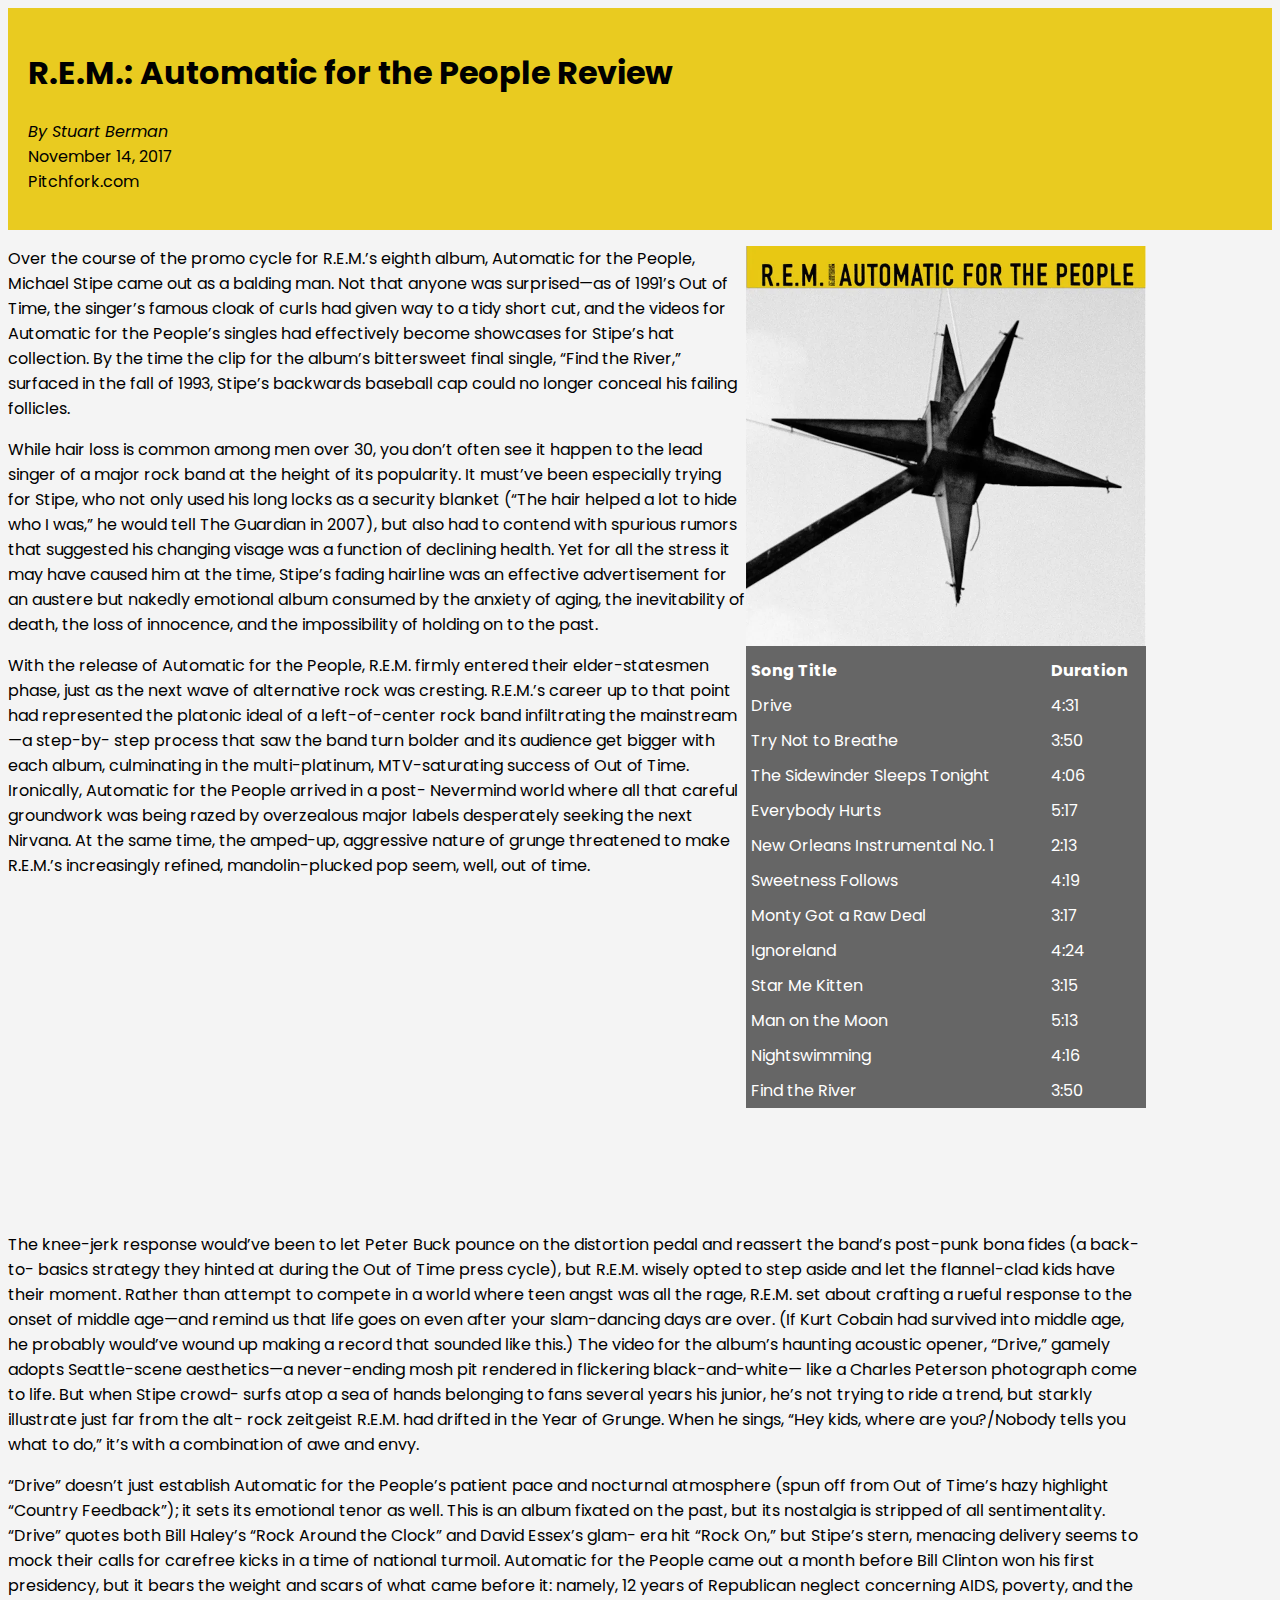
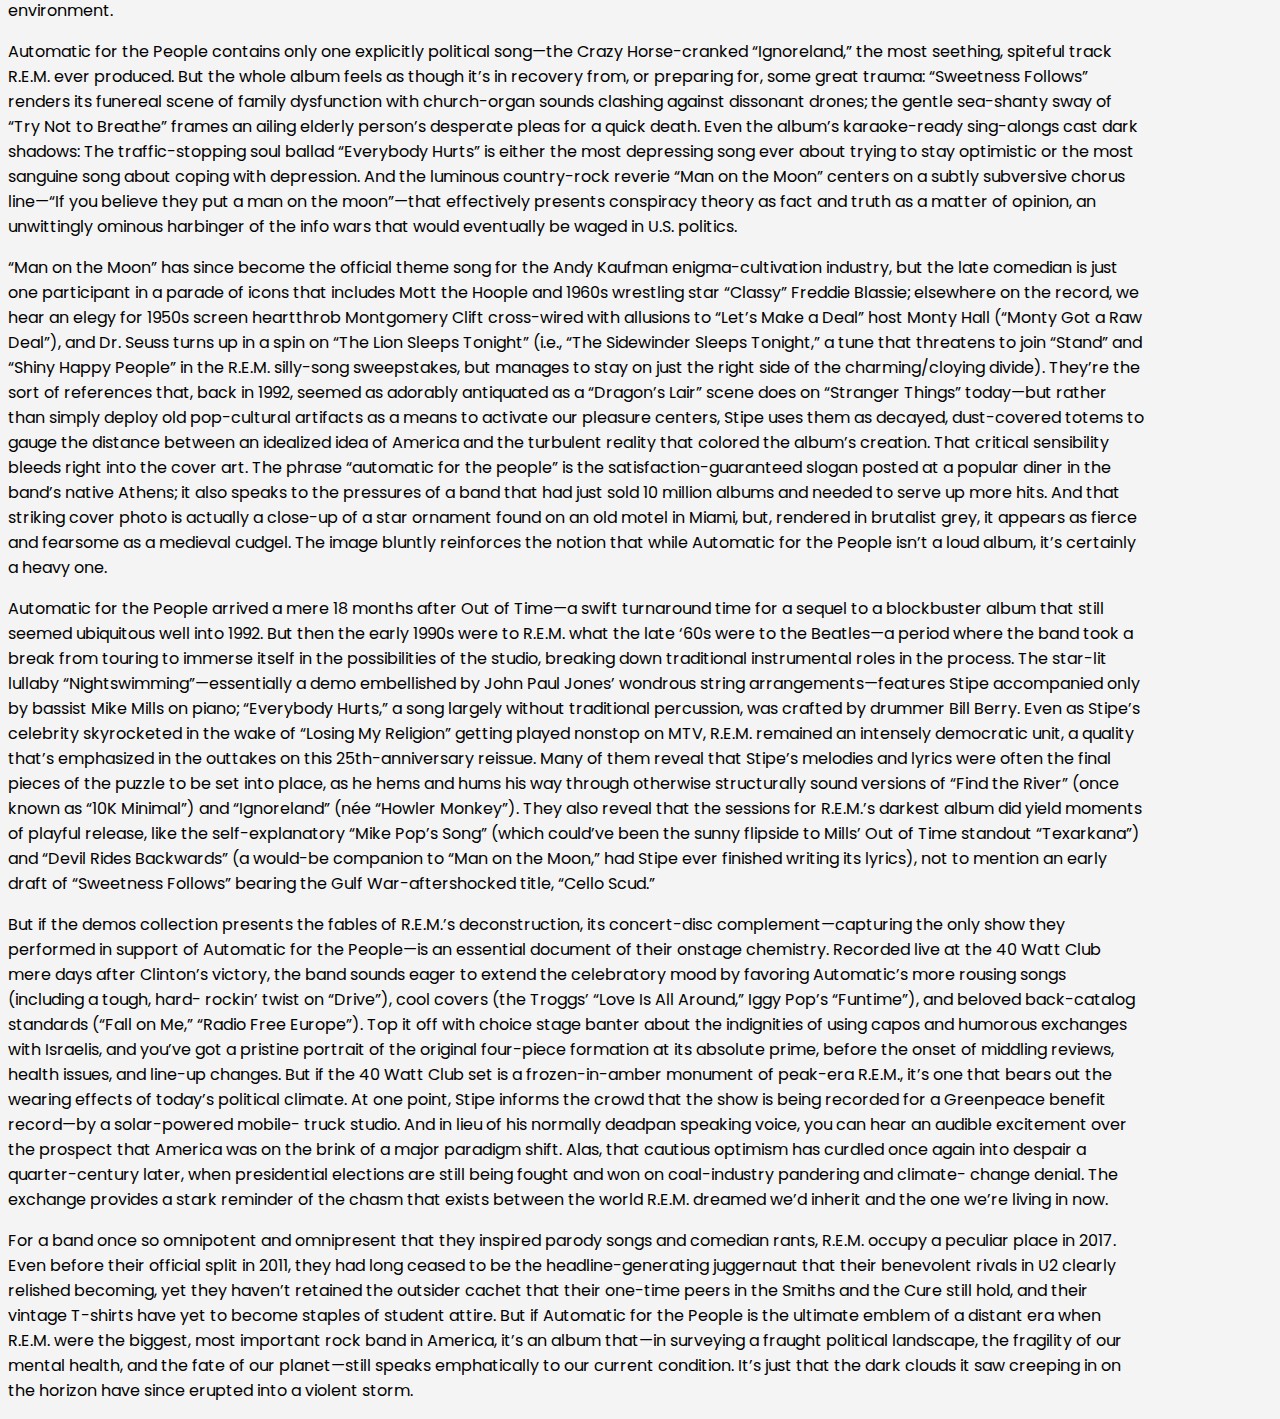
<file: AFTPMira/index.html>
<!doctype html>

<html lang="en">

<head>
  <meta charset="utf-8">
  <title>R.E.M.: Automatic for the People Review</title>
  <meta name="description" content="This is the description that search engines will display. Aim for 145-155 characters.">
  <meta name="author" content="Stuart Berman">

  <!-- Link to your JS file -->
  <script src="scripts/script.js"></script>

  <!-- Link to your CSS file -->
  <link rel="stylesheet" href="css/style.css">

  <link rel="preconnect" href="https://fonts.googleapis.com">
<link rel="preconnect" href="https://fonts.gstatic.com" crossorigin>
<link href="https://fonts.googleapis.com/css2?family=Poppins:ital,wght@0,100;0,200;0,300;0,400;0,500;0,600;0,700;0,800;0,900;1,100;1,200;1,300;1,400;1,500;1,600;1,700;1,800;1,900&display=swap" rel="stylesheet">

</head>

<body>
<div class=headerbox>
  <h1>R.E.M.: Automatic for the People Review</h1>
  <p><em>By Stuart Berman</em>
    <br>
    November 14, 2017
    <br>
    Pitchfork.com</p>
</div>

<div class="maintext">
<div class="sidebar">
<img src="images/rem.webp" style="width: 100%">
<table cellspacing="0" cellpadding="5" width="100%" border="0">
  <tr>
    <td width="75%"><strong>Song Title</strong></td>
    <td><strong>Duration</strong></td>
  </tr>
  <tr>
    <td>Drive</td>
    <td>4:31</td>
  </tr>
  <tr>
    <td>Try Not to Breathe</td>
    <td>3:50</td>
  </tr>
  <tr>
    <td>The Sidewinder Sleeps Tonight</td>
    <td>4:06</td>
  </tr>
  <tr>
    <td>Everybody Hurts</td>
    <td>5:17</td>
  </tr>
  <tr>
    <td>New Orleans Instrumental No. 1</td>
    <td>2:13</td>
  </tr>
  <tr>
    <td>Sweetness Follows</td>
    <td>4:19</td>
  </tr>
  <tr>
    <td>Monty Got a Raw Deal</td>
    <td>3:17</td>
  </tr>
  <tr>
    <td>Ignoreland</td>
    <td>4:24</td>
  </tr>
  <tr>
    <td>Star Me Kitten</td>
    <td>3:15</td>
  </tr>
  <tr>
    <td>Man on the Moon</td>
    <td>5:13</td>
  </tr>
  <tr>
    <td>Nightswimming</td>
    <td>4:16</td>
  </tr>
  <tr>
    <td>Find the River</td>
    <td>3:50</td>
  </tr>
</table>
</div>
<p>Over the course of the promo cycle for R.E.M.’s eighth album, Automatic
for the People, Michael Stipe came out as a balding man. Not that anyone
was surprised—as of 1991’s Out of Time, the singer’s famous cloak of curls
had given way to a tidy short cut, and the videos for Automatic for the
People’s singles had effectively become showcases for Stipe’s hat
collection. By the time the clip for the album’s bittersweet final single,
“Find the River,” surfaced in the fall of 1993, Stipe’s backwards baseball
cap could no longer conceal his failing follicles.</p>
<p>While hair loss is common among men over 30, you don’t often see it happen
to the lead singer of a major rock band at the height of its popularity.
It must’ve been especially trying for Stipe, who not only used his long
locks as a security blanket (“The hair helped a lot to hide who I was,” he
would tell The Guardian in 2007), but also had to contend with spurious
rumors that suggested his changing visage was a function of declining
health. Yet for all the stress it may have caused him at the time, Stipe’s
fading hairline was an effective advertisement for an austere but nakedly
emotional album consumed by the anxiety of aging, the inevitability of
death, the loss of innocence, and the impossibility of holding on to the
past.</p>
<p>With the release of Automatic for the People, R.E.M. firmly entered their
elder-statesmen phase, just as the next wave of alternative rock was
cresting. R.E.M.’s career up to that point had represented the platonic
ideal of a left-of-center rock band infiltrating the mainstream—a step-by-
step process that saw the band turn bolder and its audience get bigger
with each album, culminating in the multi-platinum, MTV-saturating success
of Out of Time. Ironically, Automatic for the People arrived in a post-
Nevermind world where all that careful groundwork was being razed by
overzealous major labels desperately seeking the next Nirvana. At the same
time, the amped-up, aggressive nature of grunge threatened to make
R.E.M.’s increasingly refined, mandolin-plucked pop seem, well, out of
time.</p>

<iframe width="560" height="315"
src="https://www.youtube.com/embed/ahJ6Kh8klM4?si=B3b_NeT7GwlS6JMA"
title="YouTube video player" frameborder="0" allow="accelerometer;
autoplay; clipboard-write; encrypted-media; gyroscope; picture-in-picture;
web-share" allowfullscreen></iframe>

<p>The knee-jerk response would’ve been to let Peter Buck pounce on the
distortion pedal and reassert the band’s post-punk bona fides (a back-to-
basics strategy they hinted at during the Out of Time press cycle), but
R.E.M. wisely opted to step aside and let the flannel-clad kids have their
moment. Rather than attempt to compete in a world where teen angst was all
the rage, R.E.M. set about crafting a rueful response to the onset of
middle age—and remind us that life goes on even after your slam-dancing
days are over. (If Kurt Cobain had survived into middle age, he probably
would’ve wound up making a record that sounded like this.) The video for
the album’s haunting acoustic opener, “Drive,” gamely adopts Seattle-scene
aesthetics—a never-ending mosh pit rendered in flickering black-and-white—
like a Charles Peterson photograph come to life. But when Stipe crowd-
surfs atop a sea of hands belonging to fans several years his junior, he’s
not trying to ride a trend, but starkly illustrate just far from the alt-
rock zeitgeist R.E.M. had drifted in the Year of Grunge. When he sings,
“Hey kids, where are you?/Nobody tells you what to do,” it’s with a
combination of awe and envy.</p>

<p>“Drive” doesn’t just establish Automatic for the People’s patient pace and
nocturnal atmosphere (spun off from Out of Time’s hazy highlight “Country
Feedback”); it sets its emotional tenor as well. This is an album fixated
on the past, but its nostalgia is stripped of all sentimentality. “Drive”
quotes both Bill Haley’s “Rock Around the Clock” and David Essex’s glam-
era hit “Rock On,” but Stipe’s stern, menacing delivery seems to mock
their calls for carefree kicks in a time of national turmoil. Automatic
for the People came out a month before Bill Clinton won his first
presidency, but it bears the weight and scars of what came before it:
namely, 12 years of Republican neglect concerning AIDS, poverty, and the
environment.</p>

<p>Automatic for the People contains only one explicitly political song—the
Crazy Horse-cranked “Ignoreland,” the most seething, spiteful track R.E.M.
ever produced. But the whole album feels as though it’s in recovery from,
or preparing for, some great trauma: “Sweetness Follows” renders its
funereal scene of family dysfunction with church-organ sounds clashing
against dissonant drones; the gentle sea-shanty sway of “Try Not to
Breathe” frames an ailing elderly person’s desperate pleas for a quick
death. Even the album’s karaoke-ready sing-alongs cast dark shadows: The
traffic-stopping soul ballad “Everybody Hurts” is either the most
depressing song ever about trying to stay optimistic or the most sanguine
song about coping with depression. And the luminous country-rock reverie
“Man on the Moon” centers on a subtly subversive chorus line—“If you
believe they put a man on the moon”—that effectively presents conspiracy
theory as fact and truth as a matter of opinion, an unwittingly ominous
harbinger of the info wars that would eventually be waged in U.S.
politics.</p>

<p>“Man on the Moon” has since become the official theme song for the Andy
Kaufman enigma-cultivation industry, but the late comedian is just one
participant in a parade of icons that includes Mott the Hoople and 1960s
wrestling star “Classy” Freddie Blassie; elsewhere on the record, we hear
an elegy for 1950s screen heartthrob Montgomery Clift cross-wired with
allusions to “Let’s Make a Deal” host Monty Hall (“Monty Got a Raw Deal”),
and Dr. Seuss turns up in a spin on “The Lion Sleeps Tonight” (i.e., “The
Sidewinder Sleeps Tonight,” a tune that threatens to join “Stand” and
“Shiny Happy People” in the R.E.M. silly-song sweepstakes, but manages to
stay on just the right side of the charming/cloying divide). They’re the
sort of references that, back in 1992, seemed as adorably antiquated as a
“Dragon’s Lair” scene does on “Stranger Things” today—but rather than
simply deploy old pop-cultural artifacts as a means to activate our
pleasure centers, Stipe uses them as decayed, dust-covered totems to gauge
the distance between an idealized idea of America and the turbulent
reality that colored the album’s creation. That critical sensibility
bleeds right into the cover art. The phrase “automatic for the people” is
the satisfaction-guaranteed slogan posted at a popular diner in the band’s
native Athens; it also speaks to the pressures of a band that had just
sold 10 million albums and needed to serve up more hits. And that striking
cover photo is actually a close-up of a star ornament found on an old
motel in Miami, but, rendered in brutalist grey, it appears as fierce and
fearsome as a medieval cudgel. The image bluntly reinforces the notion
that while Automatic for the People isn’t a loud album, it’s certainly a
heavy one.</p>

<p>Automatic for the People arrived a mere 18 months after Out of Time—a
swift turnaround time for a sequel to a blockbuster album that still
seemed ubiquitous well into 1992. But then the early 1990s were to R.E.M.
what the late ‘60s were to the Beatles—a period where the band took a
break from touring to immerse itself in the possibilities of the studio,
breaking down traditional instrumental roles in the process. The star-lit
lullaby “Nightswimming”—essentially a demo embellished by John Paul Jones’
wondrous string arrangements—features Stipe accompanied only by bassist
Mike Mills on piano; “Everybody Hurts,” a song largely without traditional
percussion, was crafted by drummer Bill Berry. Even as Stipe’s celebrity
skyrocketed in the wake of “Losing My Religion” getting played nonstop on
MTV, R.E.M. remained an intensely democratic unit, a quality that’s
emphasized in the outtakes on this 25th-anniversary reissue. Many of them
reveal that Stipe’s melodies and lyrics were often the final pieces of the
puzzle to be set into place, as he hems and hums his way through otherwise
structurally sound versions of “Find the River” (once known as “10K
Minimal”) and “Ignoreland” (née “Howler Monkey”). They also reveal that
the sessions for R.E.M.’s darkest album did yield moments of playful
release, like the self-explanatory “Mike Pop’s Song” (which could’ve been
the sunny flipside to Mills’ Out of Time standout “Texarkana”) and “Devil
Rides Backwards” (a would-be companion to “Man on the Moon,” had Stipe
ever finished writing its lyrics), not to mention an early draft of
“Sweetness Follows” bearing the Gulf War-aftershocked title, “Cello Scud.”</p>

<p>But if the demos collection presents the fables of R.E.M.’s
deconstruction, its concert-disc complement—capturing the only show they
performed in support of Automatic for the People—is an essential document
of their onstage chemistry. Recorded live at the 40 Watt Club mere days
after Clinton’s victory, the band sounds eager to extend the celebratory
mood by favoring Automatic’s more rousing songs (including a tough, hard-
rockin’ twist on “Drive”), cool covers (the Troggs’ “Love Is All Around,”
Iggy Pop’s “Funtime”), and beloved back-catalog standards (“Fall on Me,”
“Radio Free Europe”). Top it off with choice stage banter about the
indignities of using capos and humorous exchanges with Israelis, and
you’ve got a pristine portrait of the original four-piece formation at its
absolute prime, before the onset of middling reviews, health issues, and
line-up changes. But if the 40 Watt Club set is a frozen-in-amber monument
of peak-era R.E.M., it’s one that bears out the wearing effects of today’s
political climate. At one point, Stipe informs the crowd that the show is
being recorded for a Greenpeace benefit record—by a solar-powered mobile-
truck studio. And in lieu of his normally deadpan speaking voice, you can
hear an audible excitement over the prospect that America was on the brink
of a major paradigm shift. Alas, that cautious optimism has curdled once
again into despair a quarter-century later, when presidential elections
are still being fought and won on coal-industry pandering and climate-
change denial. The exchange provides a stark reminder of the chasm that
exists between the world R.E.M. dreamed we’d inherit and the one we’re
living in now.</p>

<p>For a band once so omnipotent and omnipresent that they inspired parody
songs and comedian rants, R.E.M. occupy a peculiar place in 2017. Even
before their official split in 2011, they had long ceased to be the
headline-generating juggernaut that their benevolent rivals in U2 clearly
relished becoming, yet they haven’t retained the outsider cachet that
their one-time peers in the Smiths and the Cure still hold, and their
vintage T-shirts have yet to become staples of student attire. But if
Automatic for the People is the ultimate emblem of a distant era when
R.E.M. were the biggest, most important rock band in America, it’s an
album that—in surveying a fraught political landscape, the fragility of
our mental health, and the fate of our planet—still speaks emphatically to
our current condition. It’s just that the dark clouds it saw creeping in
on the horizon have since erupted into a violent storm.</p>
</div>


</body>

</html>
</file>
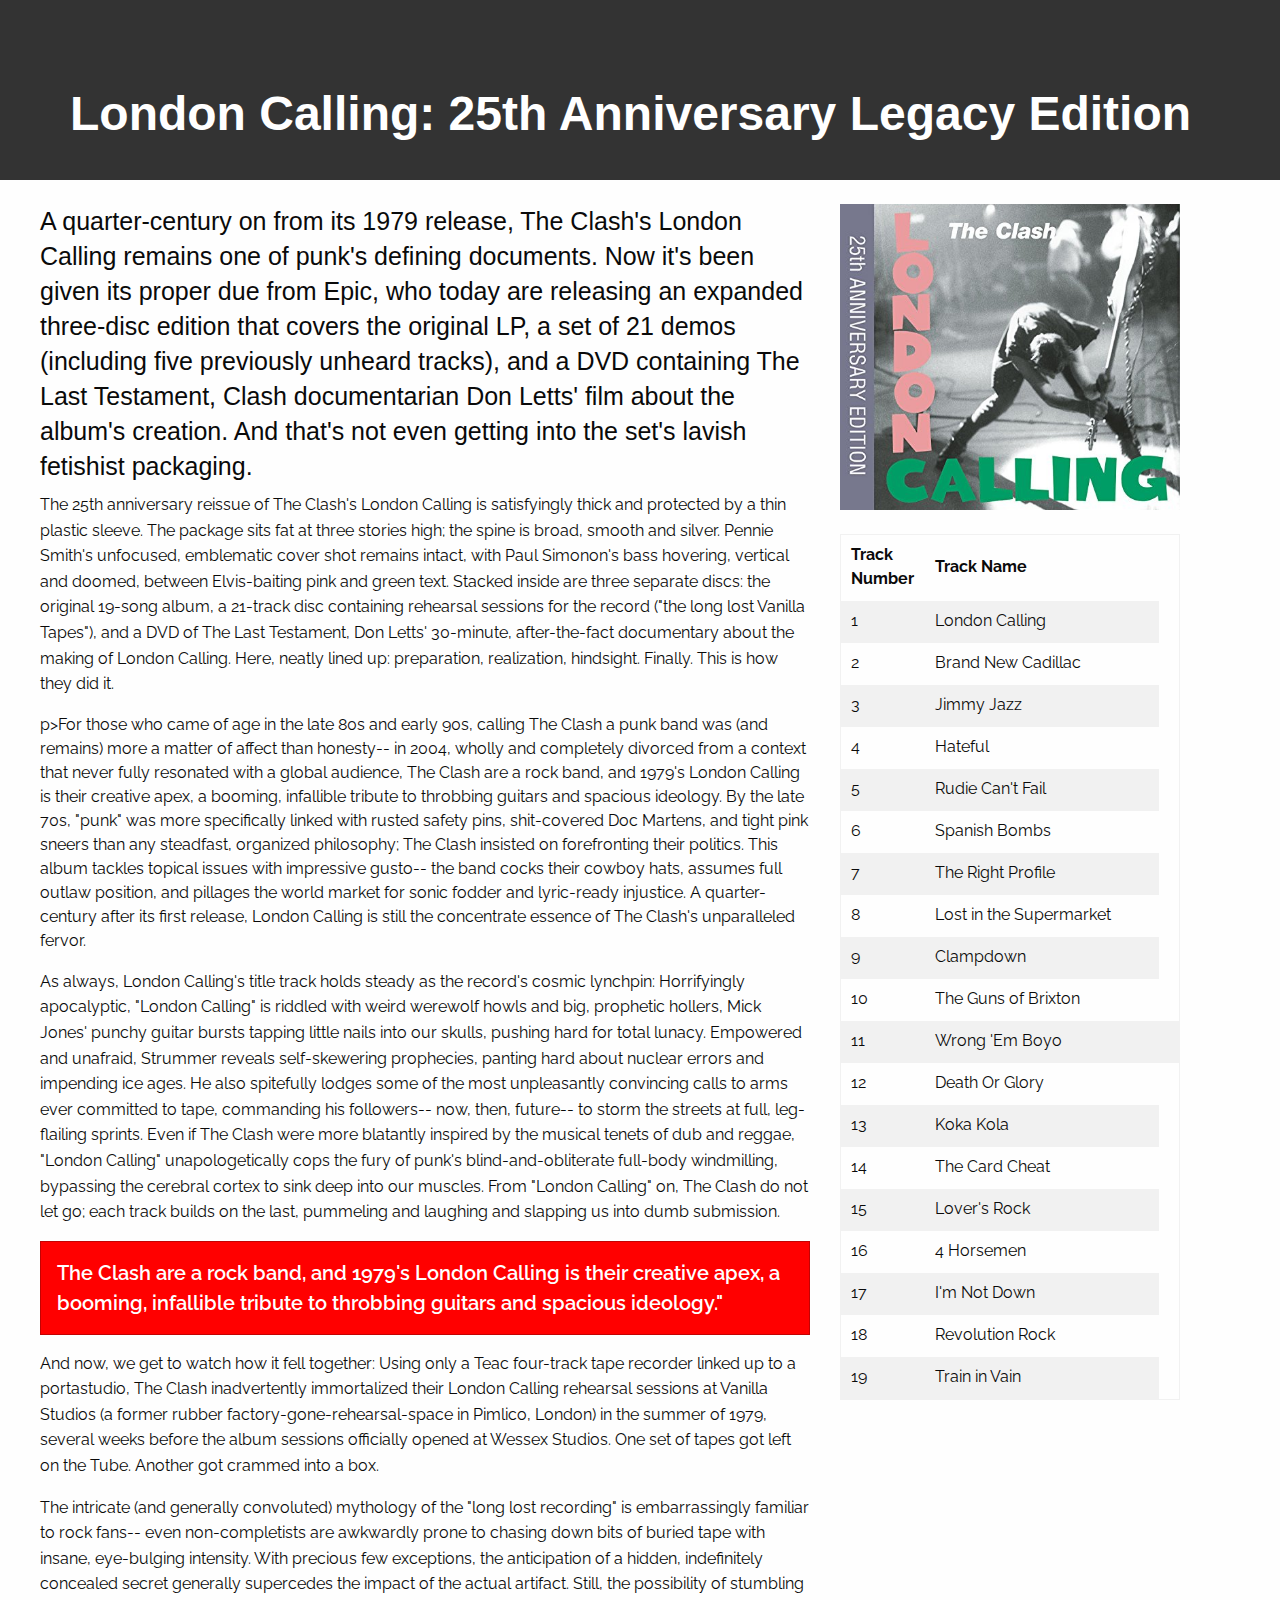
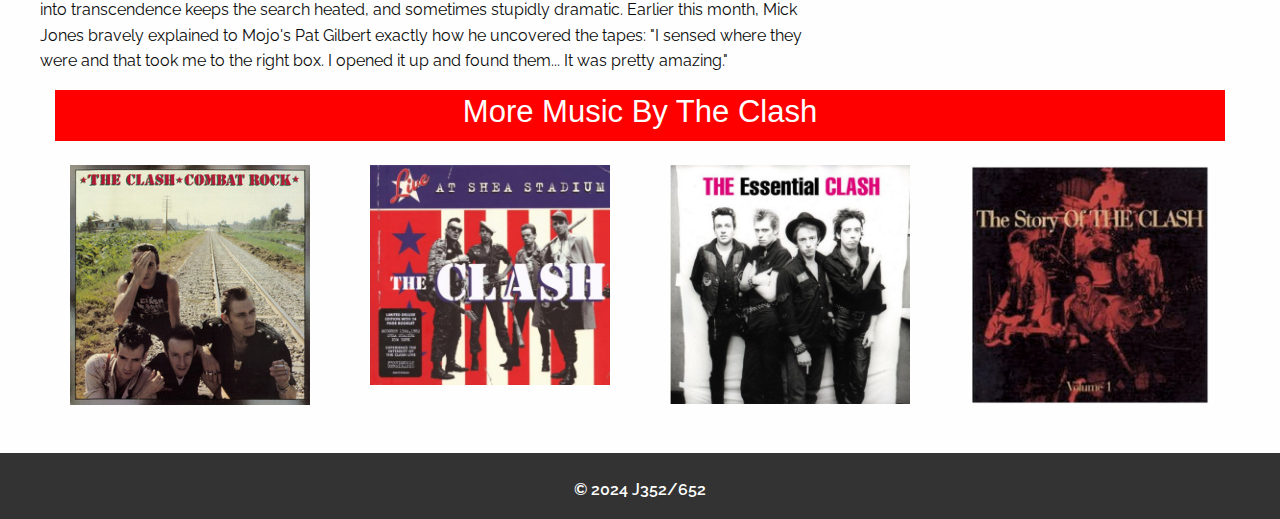
<file: Broken2Mira/index.html>
<!doctype html>
<html class="no-js" lang="en" dir="ltr">
<head>
<meta charset="utf-8">
<meta http-equiv="x-ua-compatible" content="ie=edge">
<meta name="viewport" content="width=device-width, initial-scale=1.0">
<title>London Calling: 25th Anniversary Legacy Edition</title>
<link rel="stylesheet" href="css/foundation.css">
<link rel="stylesheet" href="css/app.css">

<link rel="preconnect" href="https://fonts.googleapis.com">
<link rel="preconnect" href="https://fonts.gstatic.com" crossorigin>
<link href="https://fonts.googleapis.com/css2?family=Raleway:ital,wght@0,100..900;1,100..900&display=swap" rel="stylesheet">

</head>
<body>

<div class="grid-container-fluid topHeader">
<div class="grid-container">
<div class="grid-x grid-padding-x grid-margin-x">
<div class="large-12 medium-12 small-12 cell">
<h1>London Calling: 25th Anniversary Legacy Edition</h1>
</div>
</div>
</div>
</div>

<div class="grid-container">
<div class="grid-x grid-padding-x grid-margin-x">
<div class="large-8 medium-8 small-12"><br>

<h4>A quarter-century on from its 1979 release, The Clash's London Calling remains one of punk's defining documents. Now it's been given its proper due from Epic, who today are releasing an expanded three-disc edition that covers the original LP, a set of 21 demos (including five previously unheard tracks), and a DVD containing The Last Testament, Clash documentarian Don Letts' film about the album's creation. And that's not even getting into the set's lavish fetishist packaging.</h4>


<p>The 25th anniversary reissue of The Clash's London Calling is satisfyingly thick and protected by a thin plastic sleeve. The package sits fat at three stories high; the spine is broad, smooth and silver. Pennie Smith's unfocused, emblematic cover shot remains intact, with Paul Simonon's bass hovering, vertical and doomed, between Elvis-baiting pink and green text. Stacked inside are three separate discs: the original 19-song album, a 21-track disc containing rehearsal sessions for the record ("the long lost Vanilla Tapes"), and a DVD of The Last Testament, Don Letts' 30-minute, after-the-fact documentary about the making of London Calling. Here, neatly lined up: preparation, realization, hindsight. Finally. This is how they did it.</p>

p>For those who came of age in the late 80s and early 90s, calling The Clash a punk band was (and remains) more a matter of affect than honesty-- in 2004, wholly and completely divorced from a context that never fully resonated with a global audience, The Clash are a rock band, and 1979's London Calling is their creative apex, a booming, infallible tribute to throbbing guitars and spacious ideology. By the late 70s, "punk" was more specifically linked with rusted safety pins, shit-covered Doc Martens, and tight pink sneers than any steadfast, organized philosophy; The Clash insisted on forefronting their politics. This album tackles topical issues with impressive gusto-- the band cocks their cowboy hats, assumes full outlaw position, and pillages the world market for sonic fodder and lyric-ready injustice. A quarter-century after its first release, London Calling is still the concentrate essence of The Clash's unparalleled fervor.</p>


<p>As always, London Calling's title track holds steady as the record's cosmic lynchpin: Horrifyingly apocalyptic, "London Calling" is riddled with weird werewolf howls and big, prophetic hollers, Mick Jones' punchy guitar bursts tapping little nails into our skulls, pushing hard for total lunacy. Empowered and unafraid, Strummer reveals self-skewering prophecies, panting hard about nuclear errors and impending ice ages. He also spitefully lodges some of the most unpleasantly convincing calls to arms ever committed to tape, commanding his followers-- now, then, future-- to storm the streets at full, leg-flailing sprints. Even if The Clash were more blatantly inspired by the musical tenets of dub and reggae, "London Calling" unapologetically cops the fury of punk's blind-and-obliterate full-body windmilling, bypassing the cerebral cortex to sink deep into our muscles. From "London Calling" on, The Clash do not let go; each track builds on the last, pummeling and laughing and slapping us into dumb submission.</p>

<div class="callout customCallout">
The Clash are a rock band, and 1979's London Calling is their creative apex, a booming, infallible tribute to throbbing guitars and spacious ideology."</div>

<p>And now, we get to watch how it fell together: Using only a Teac four-track tape recorder linked up to a portastudio, The Clash inadvertently immortalized their London Calling rehearsal sessions at Vanilla Studios (a former rubber factory-gone-rehearsal-space in Pimlico, London) in the summer of 1979, several weeks before the album sessions officially opened at Wessex Studios. One set of tapes got left on the Tube. Another got crammed into a box.</p>

<p>The intricate (and generally convoluted) mythology of the "long lost recording" is embarrassingly familiar to rock fans-- even non-completists are awkwardly prone to chasing down bits of buried tape with insane, eye-bulging intensity. With precious few exceptions, the anticipation of a hidden, indefinitely concealed secret generally supercedes the impact of the actual artifact. Still, the possibility of stumbling into transcendence keeps the search heated, and sometimes stupidly dramatic. Earlier this month, Mick Jones bravely explained to Mojo's Pat Gilbert exactly how he uncovered the tapes: "I sensed where they were and that took me to the right box. I opened it up and found them... It was pretty amazing."</p>
</div>
<div class="large-4 medium-4 small-12 cell">
<br>
<img src="images/theClash.jpg" style="width:100%; border:0;" alt="The Clash"><br><br>

<table width="100%" border="0" cellspacing="0" cellpadding="0">
<tr>
<td width="25%">
<strong>Track Number</strong>
</td>
<td width="75%">
<strong>Track Name</strong>
</td>
</tr>
<tr>
<td>1</td>
<td>London Calling</td>
</tr>
<tr>
<td>2</td>
<td>Brand New Cadillac</td>
</tr>
<tr>
<td>3</td>
<td>Jimmy Jazz</td>
</tr>
<tr>
<td>4</td>
<td>Hateful</td>
</tr>
<tr>
<td>5</td>
<td>Rudie Can't Fail</td>
</tr>
<tr>
<td>6</td>
<td>Spanish Bombs</td>
</tr>
<tr>
<td>7</td>
<td>The Right Profile</td>
</tr>
<tr>
<td>8</td>
<td>Lost in the Supermarket</td>
</tr>
<tr>
<td>9</td>
<td>Clampdown</td>
<tr>
<td>10</td>
<td>The Guns of Brixton<td>
<tr>
<td>11</td>
<td>Wrong 'Em Boyo<td>
</tr>
<tr>
<td>12</td>
<td>Death Or Glory</td>
</tr>
<tr>
<td>13</td>
<td>Koka Kola</td>
</tr>
<tr>
<td>14</td>
<td>The Card Cheat</td>
</tr>
<tr>
<td>15</td>
<td>Lover's Rock</td>
</tr>
<tr>
<td>16</td>
<td>4 Horsemen</td>
</tr>
<tr>
<td>17</td>
<td>I'm Not Down</td>
</tr>
<tr>
<td>18</td>
<td>Revolution Rock<td>
</tr>
<tr>
<td>19</td>
<td>Train in Vain</td>
</tr>
</table>


</div>
</div>
</div>

<div class="grid-container">
<div class="grid-x grid-padding-x grid-margin-x">
<div class="large-12 medium-12 small-12 cell related">
<h3>More Music By The Clash</h3>
</div>

<div class="large-3 medium-3 small-6 cell"><br>
<img src="images/combatRock.jpg" border="0" alt="Combat Rock">
</div>
<div class="large-3 medium-3 small-6 cell"><br>
<img src="images/liveAtShea.jpg" border="0" alt="Live at Shea">
</div>
<div class="large-3 medium-3 small-6 cell"><br>
<img src="images/TheEssential.jpg" border="0" alt="The Essential">
</div>
<div class="large-3 medium-3 small-6 cell"><br>
<img src="images/TheStory.jpg" border="0" alt="The Story of The Clash">
</div>
</div>
</div>
<br><br>
<div class="grid-container-luid footer">
<div class="grid-container">
<div class="grid-x grid-padding-x grid-margin-x">
<div class="large-12 medium-12 small-12 cell"><br>
<p>&copy; 2024 J352/652</p>
</div>
</div>
</div>
</div>


<script src="js/vendor/jquery.js"></script>
<script src="js/vendor/what-input.js"></script>
<script src="js/vendor/foundation.js"></script>
<script src="js/app.js"></script>
</body>
</html>
</file>
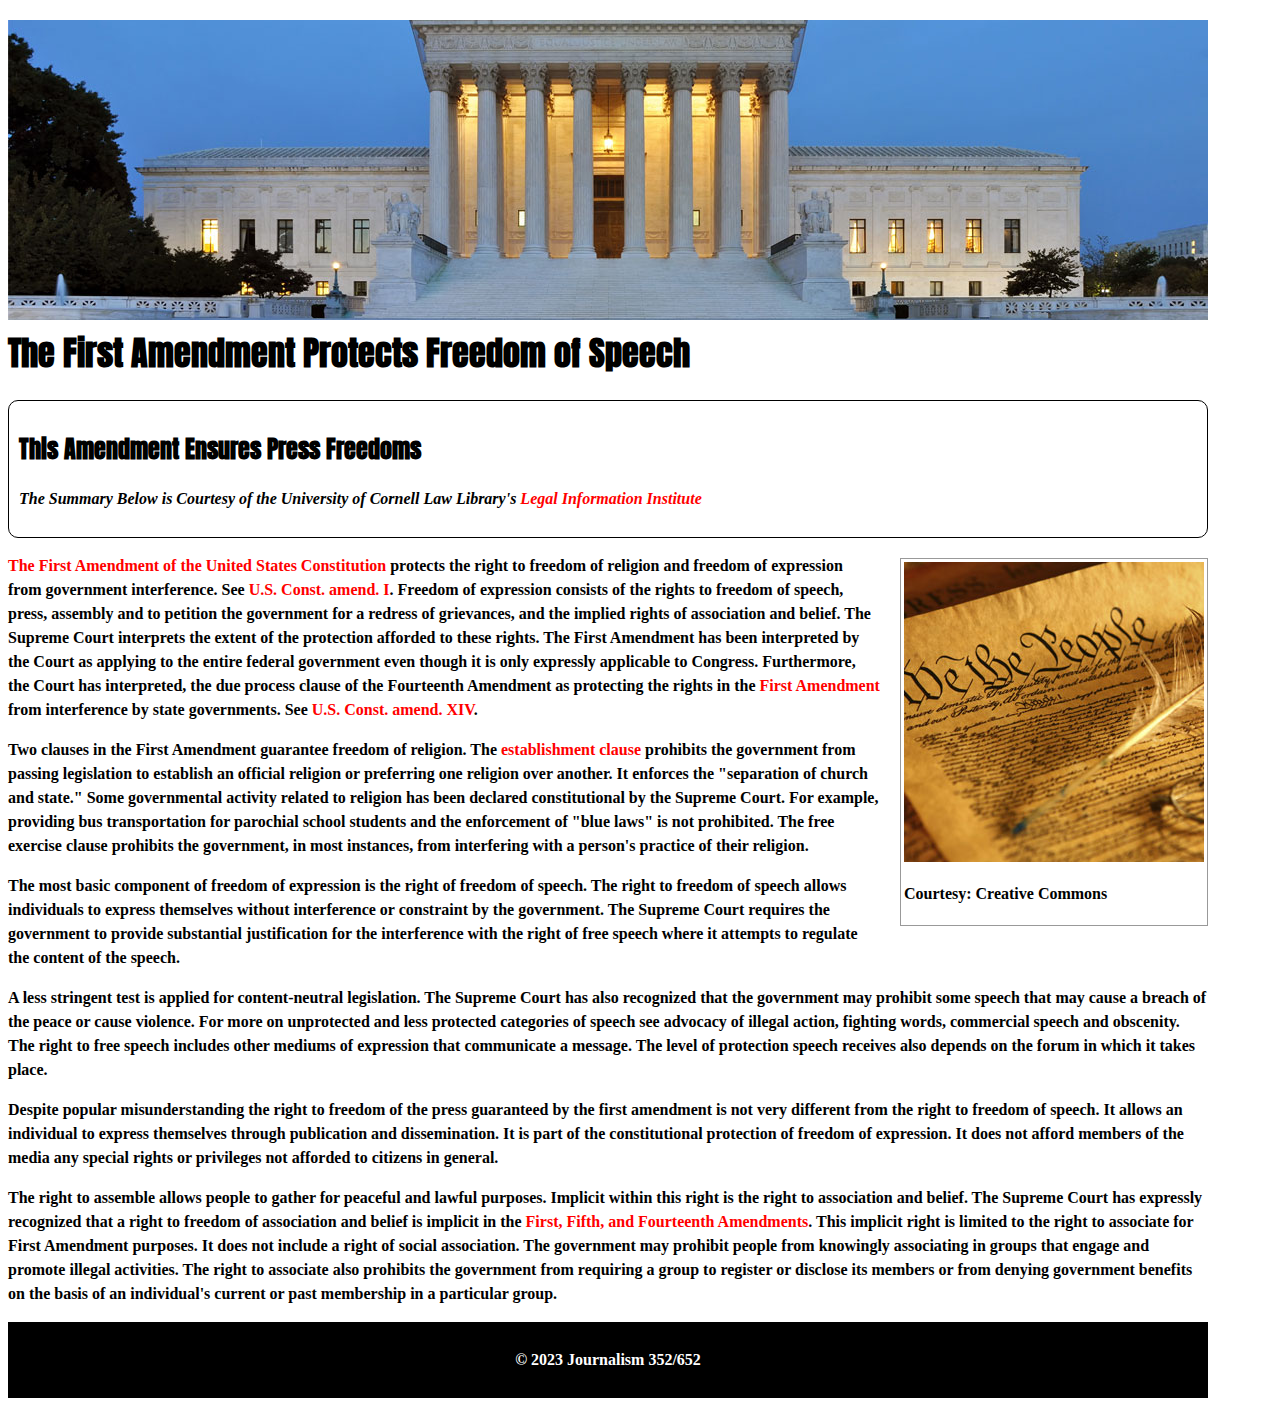
<file: BrokenMirabutFixed/index.html>
<!doctype html>
<html class="no-js" lang="en" dir="ltr">
<head>
<meta charset="utf-8">
<meta http-equiv="x-ua-compatible" content="ie=edge">
<meta name="viewport" content="width=device-width, initial-scale=1.0">
<title>This is the Title Tag</title>
<link rel="stylesheet" href="css/style.css">
 <link href="https://fonts.googleapis.com/css?family=Anton|Bitter" rel="stylesheet"> 


</head>
<body>

<div class="contentContainer">

<img src="images/supremeCourt.jpg" style="wide:100%; border:0; margin:0 0 -20px 0"><br>
<h1>The First Amendment Protects Freedom of Speech<h1>


<div class="citation">
<h2>This Amendment Ensures Press Freedoms</h2>
<p><em>The Summary Below is Courtesy of the University of Cornell Law Library's <a href="www.law.cornell.edu/constitution/first_amendment" target="_blank">Legal Information Institute</a></em> </p>
</div>


<div class="photoRight"><img src="images/wethepeople.jpg" alt="U.S. Constitution">
<p>Courtesy: Creative Commons</p></div>

<p><a href="http://www.law.cornell.edu/constitution/constitution.billofrights.html#amendmenti" target="_blank">The First Amendment of the United States Constitution</a> protects the right to freedom of religion and freedom of expression from government interference. See <a href="http://www.law.cornell.edu/constitution/constitution.billofrights.html#amendmenti" target="blank">U.S. Const. amend. I</a>. Freedom of expression consists of the rights to freedom of speech, press, assembly and to petition the government for a redress of grievances, and the implied rights of association and belief. The Supreme Court interprets the extent of the protection afforded to these rights. The First Amendment has been interpreted by the Court as applying to the entire federal government even though it is only expressly applicable to Congress. Furthermore, the Court has interpreted, the due process clause of the Fourteenth Amendment as protecting the rights in the <a href="http://www.law.cornell.edu/constitution/constitution.billofrights.html#amendmenti">First Amendment</a> from interference by state governments. See <a href="http://www.law.cornell.edu/constitution/constitution.billofrights.html#amendmentxiv">U.S. Const. amend. XIV</a>.

<p>Two clauses in the First Amendment guarantee freedom of religion. The <a href="http://topics.law.cornell.edu/wex/establishment_clause" target="_blank">establishment clause</a> prohibits the government from passing legislation to establish an official religion or preferring one religion over another. It enforces the "separation of church and state." Some governmental activity related to religion has been declared constitutional by the Supreme Court. For example, providing bus transportation for parochial school students and the enforcement of "blue laws" is not prohibited. The free exercise clause prohibits the government, in most instances, from interfering with a person's practice of their religion.</p>

<p>The most basic component of freedom of expression is the right of freedom of speech. The right to freedom of speech allows individuals to express themselves without interference or constraint by the government. The Supreme Court requires the government to provide substantial justification for the interference with the right of free speech where it attempts to regulate the content of the speech.</p>

<p>A less stringent test is applied for content-neutral legislation. The Supreme Court has also recognized that the government may prohibit some speech that may cause a breach of the peace or cause violence. For more on unprotected and less protected categories of speech see advocacy of illegal action, fighting words, commercial speech and obscenity. The right to free speech includes other mediums of expression that communicate a message.  The level of protection speech receives also depends on the forum in which it takes place.</p>   

<p>Despite popular misunderstanding the right to freedom of the press guaranteed by the first amendment is not very different from the right to freedom of speech. It allows an individual to express themselves through publication and dissemination. It is part of the constitutional protection of freedom of expression. It does not afford members of the media any special rights or privileges not afforded to citizens in general.</p>

<p>The right to assemble allows people to gather for peaceful and lawful purposes. Implicit within this right is the right to association and belief. The Supreme Court has expressly recognized that a right to freedom of association and belief is implicit in the <a href="http://www.law.cornell.edu/constitution/constitution.table.html#amendments" target="_blank">First, Fifth, and Fourteenth Amendments</a>. This implicit right is limited to the right to associate for First Amendment purposes. It does not include a right of social association. The government may prohibit people from knowingly associating in groups that engage and promote illegal activities. The right to associate also prohibits the government from requiring a group to register or disclose its members or from denying government benefits on the basis of an individual's current or past membership in a particular group.</p>



<div class="footerStyle">
	<p>&copy; 2023 Journalism 352/652</p>
</div>
</div>


</body>
</html>
</file>
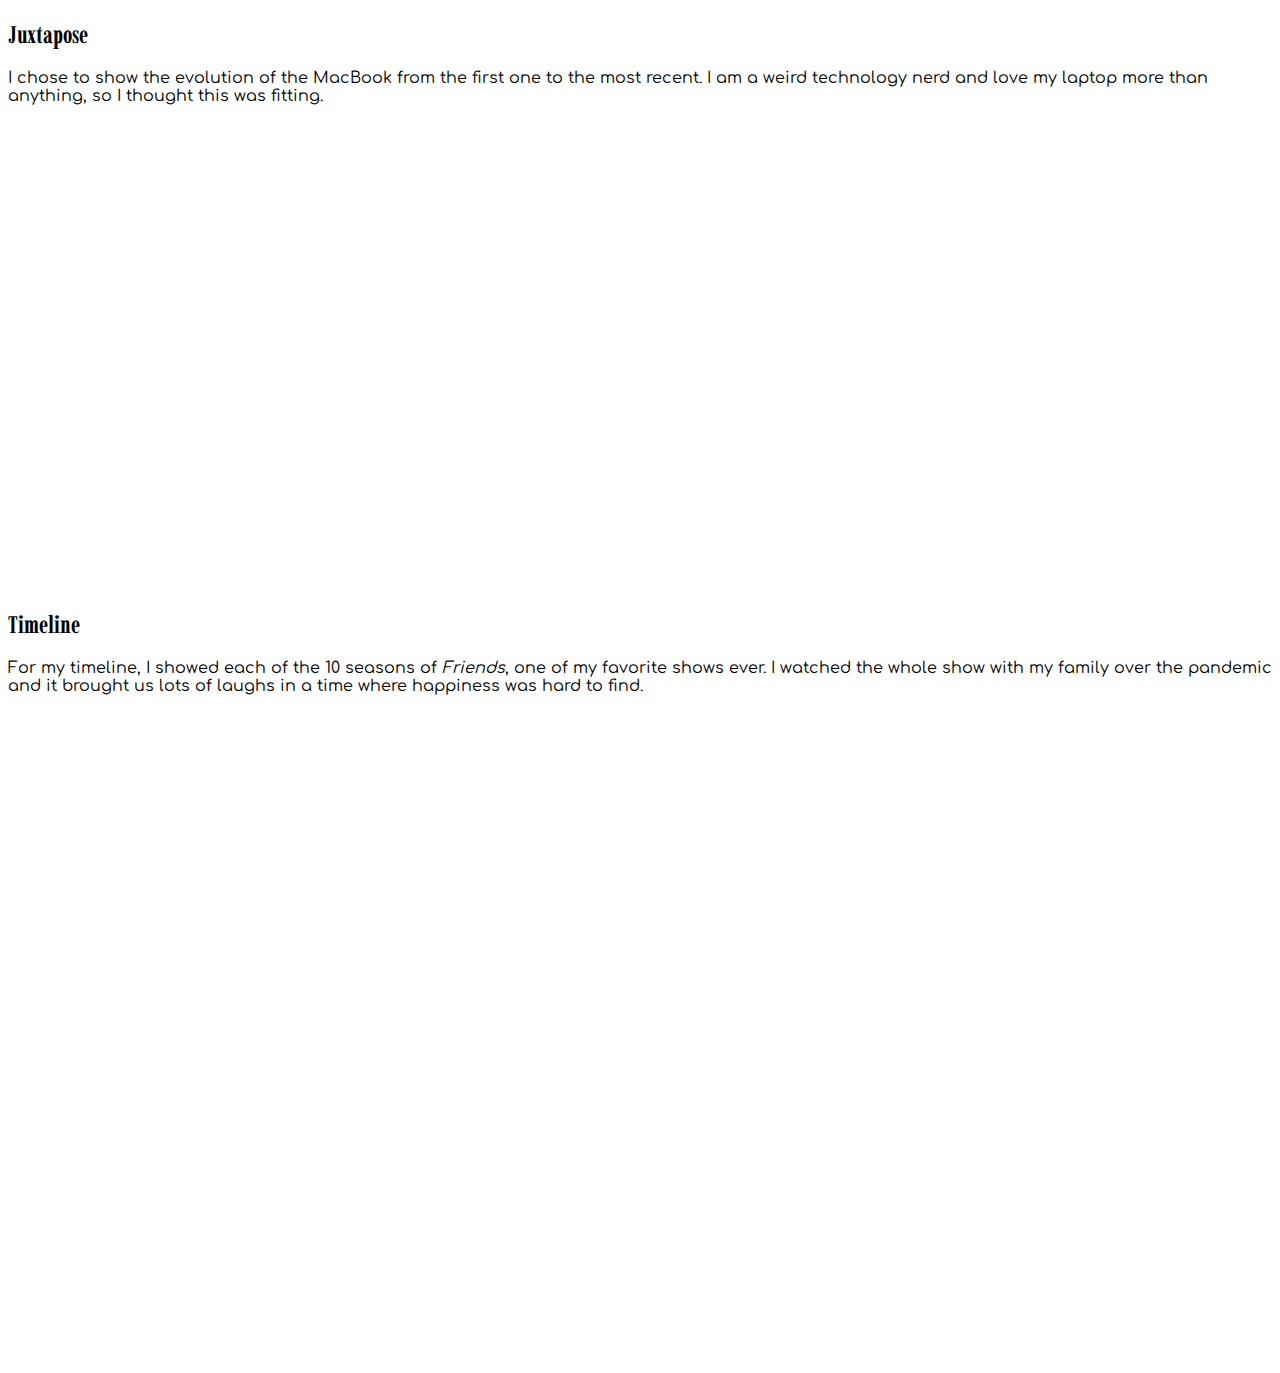
<file: Juxtapose/index.html>
<!doctype html>

<html lang="en">

<head>
  <meta charset="utf-8">
  <title>Insert Your Page Title Here</title>
  <meta name="description" content="This is the description that search engines will display. Aim for 145-155 characters.">
  <meta name="author" content="Insert the content author or owner name here">

  <!-- Link to your JS file -->
  <script src="scripts/script.js"></script>

  <!-- Link to your CSS file -->
  <link rel="stylesheet" href="css/style.css">

</head>
<link rel="preconnect" href="https://fonts.googleapis.com">
<link rel="preconnect" href="https://fonts.gstatic.com" crossorigin>
<link href="https://fonts.googleapis.com/css2?family=Comfortaa:wght@300..700&family=Imbue:opsz,wght@10..100,100..900&display=swap" rel="stylesheet">

<body>
  <div class="title">
<h2>Juxtapose</h2>
  </div>
  <div class="text">
<p>I chose to show the evolution of the MacBook from the first one to the most recent. I am a weird technology nerd and love my laptop more than anything, so I thought this was fitting.</p>
</div>
<iframe frameborder="0" class="juxtapose" width="100%" height="465" src="https://cdn.knightlab.com/libs/juxtapose/latest/embed/index.html?uid=d413a3e2-ed40-11ee-9685-5d0fb8b12f54"></iframe>


<div class="title">
<h2>Timeline</h2>
</div>
<div class="text">
<p>For my timeline, I showed each of the 10 seasons of <em>Friends</em>, one of my favorite shows ever. I watched the whole show with my family over the pandemic and it brought us lots of laughs in a time where happiness was hard to find.</p>
</div>

<iframe src='https://cdn.knightlab.com/libs/timeline3/latest/embed/index.html?source=1OsTBIcXqc7DoCJoZ3hWNpjM0CUI8NilfvUs2dNbWraM&font=Default&lang=en&initial_zoom=2&height=650' width='100%' height='650' webkitallowfullscreen mozallowfullscreen allowfullscreen frameborder='0'></iframe>



</body>

</html>
</file>
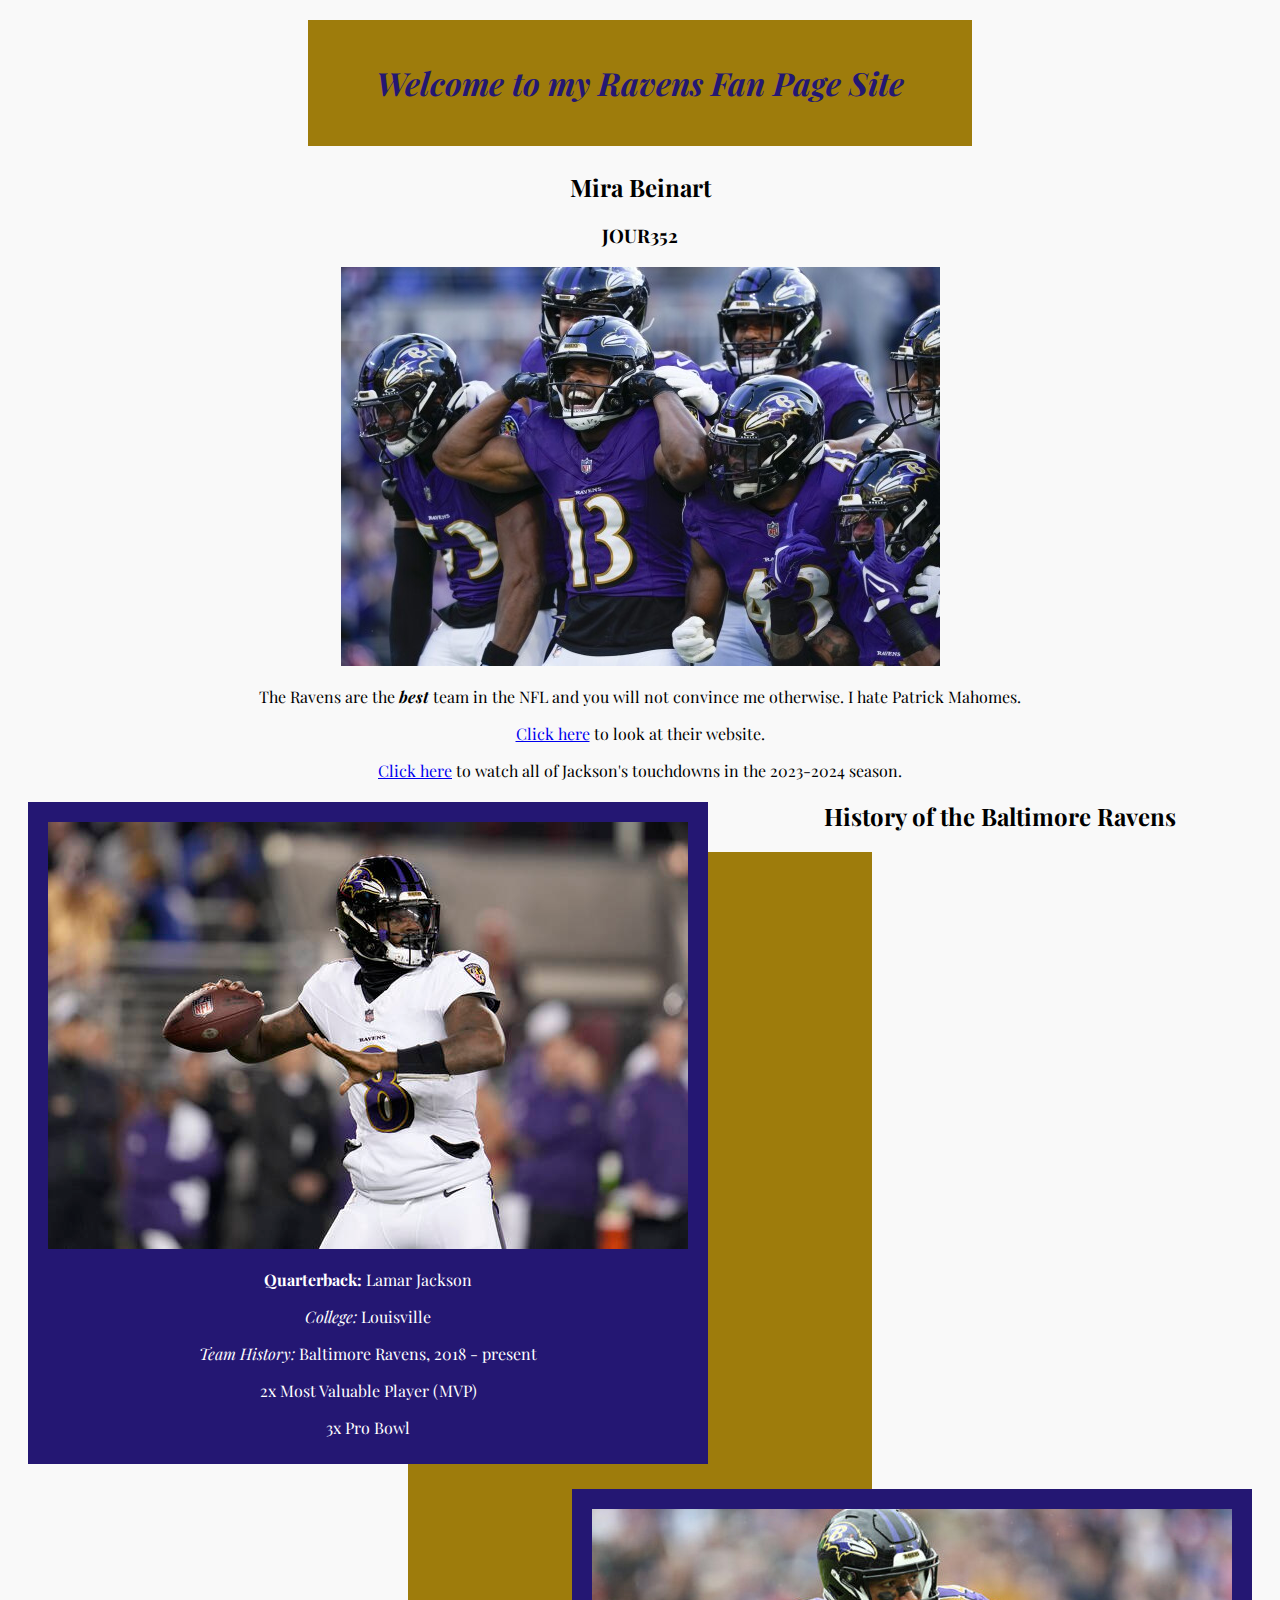
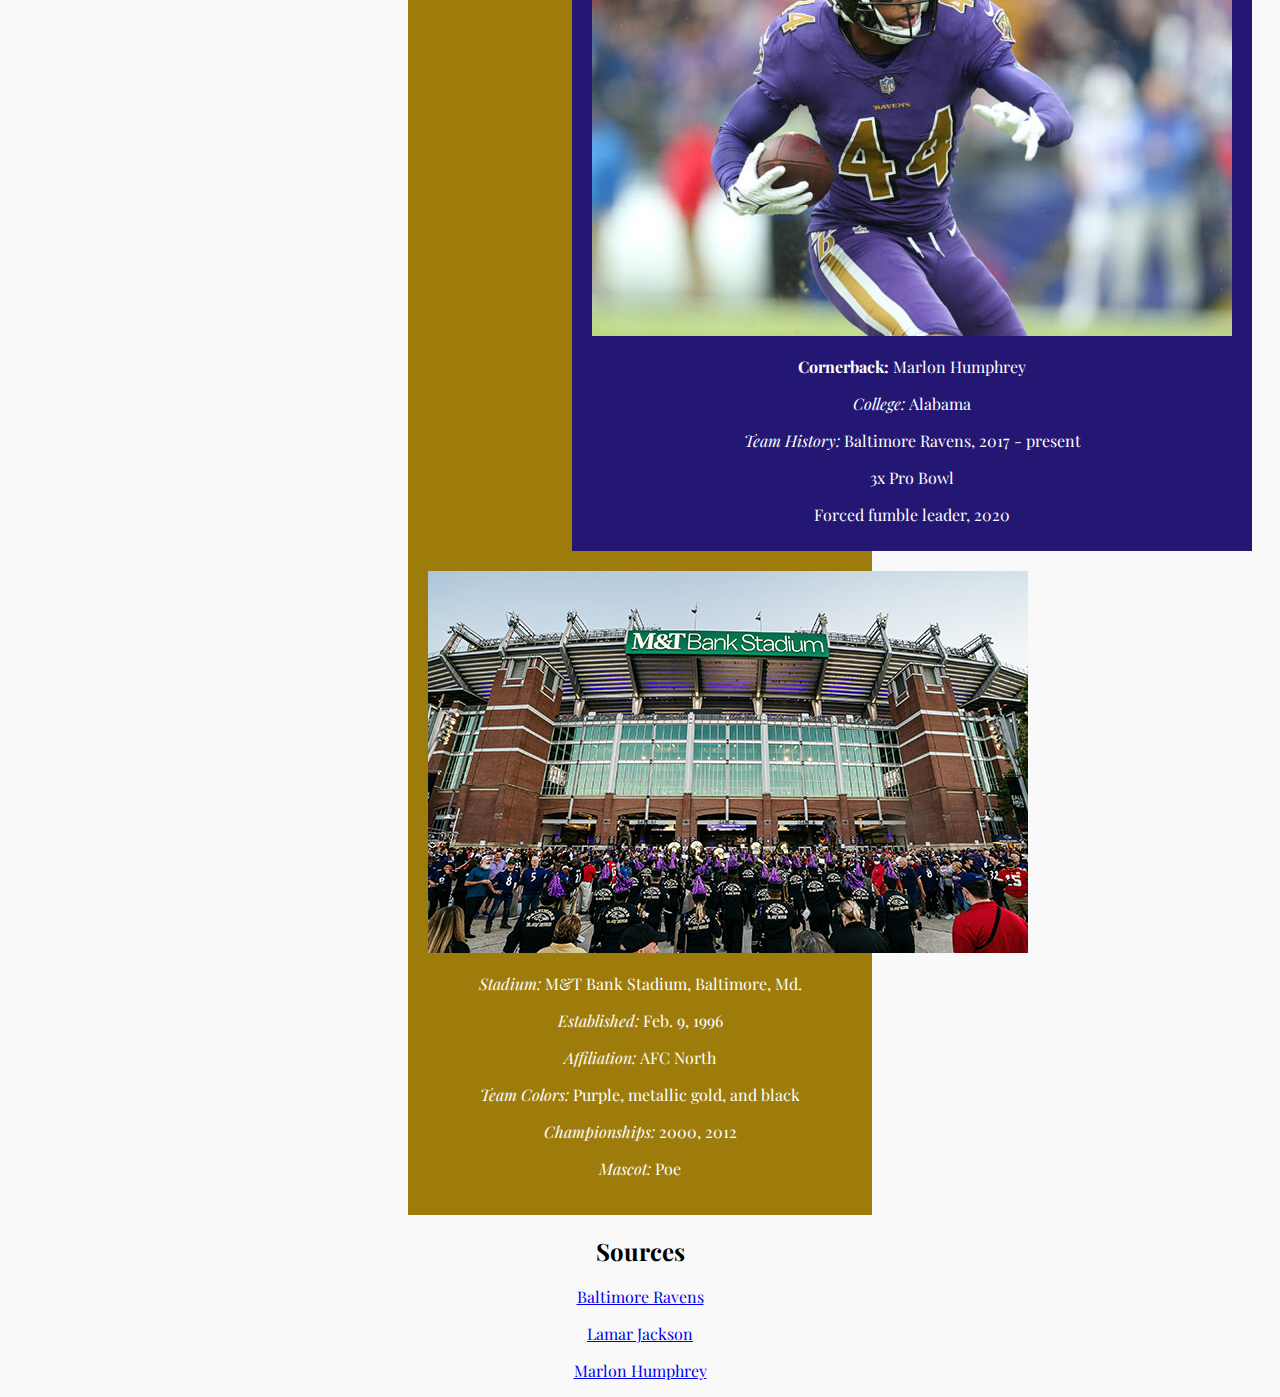
<file: MiraBFanSite/index.html>
<!doctype html>

<html lang="en">

<head>
  <meta charset="utf-8">
  <title>My Baltimore Ravens Fan Site</title>
  <meta name="description" content="This is the description that search engines will display. Aim for 145-155 characters.">
  <meta name="author" content="Insert the content author or owner name here">

  <!-- Link to your JS file -->
  <!-- comment tag! -->
  <script src="scripts/script.js"></script>

  <!-- Link to your CSS file -->
  <link rel="stylesheet" href="css/style.css">

<link rel="preconnect" href="https://fonts.googleapis.com">
<link rel="preconnect" href="https://fonts.gstatic.com" crossorigin>
<link href="https://fonts.googleapis.com/css2?family=Playfair+Display:ital@0;1&display=swap" rel="stylesheet">

</head>
<!-- target="_blank" inside href is opening link in new tab 
strong = bold, em = italics. videos just get embed code from youtube and paste it in-->

<body>
  <div class=headerbox>
  <h1>Welcome to my Ravens Fan Page Site</h1>
</div>
  <h2>Mira Beinart</h2>
  <h3>JOUR352</h3>

  <img src="images/ravensone.jpeg">
  <p> The Ravens are the <strong><em>best</em></strong> team in the NFL and you will not convince me otherwise. I hate Patrick Mahomes.</p>

  <p><a href="https://www.baltimoreravens.com/team/injury-report/week/REG-8" target="_blank">Click here</a> to look at their website.</p>
  <p><a href="https://www.youtube.com/watch?v=dSJwDWvc590" target="_blank">Click here</a> to watch all of Jackson's touchdowns in the 2023-2024 season.</p>

<div class="leftcolumn">
  <img src="images/lammyj.jpeg">
  <p class="infotext"><strong>Quarterback: </strong>Lamar Jackson</p>
    <p class="infotext"><em>College: </em>Louisville</p>
    <p class="infotext"><em>Team History: </em>Baltimore Ravens, 2018 - present</p>
    <p class="infotext">2x Most Valuable Player (MVP)</p>
    <p class="infotext">3x Pro Bowl</p>
  </div>

</div>

<div class="rightcolumn">
  <img src="images/marlonedited.jpg">
  <p class="infotext"><strong>Cornerback: </strong>Marlon Humphrey</p>
  <p class="infotext"><em>College: </em>Alabama</p>
  <p class="infotext"><em>Team History: </em>Baltimore Ravens, 2017 - present</p>
  <p class="infotext">3x Pro Bowl</p>
  <p class="infotext">Forced fumble leader, 2020</p>
</div>

<h2>History of the Baltimore Ravens</h2>

<div class="middlecolumn">
  <img src="images/mtbank.jpg">
  <p class="infotext"><em>Stadium: </em>M&T Bank Stadium, Baltimore, Md.</p>
  <p class="infotext"><em>Established: </em>Feb. 9, 1996</p>
  <p class="infotext"><em>Affiliation: </em>AFC North</p>
  <p class="infotext"><em>Team Colors: </em>Purple, metallic gold, and black</p>
  <p class="infotext"><em>Championships: </em>2000, 2012</p>
  <p class="infotext"><em>Mascot: </em>Poe</p>
</div>

<h2>Sources</h2>
  <p><a href="https://en.wikipedia.org/wiki/Baltimore_Ravens" target="_blank">Baltimore Ravens</a></p>
  <p><a href="https://en.wikipedia.org/wiki/Lamar_Jackson" target="_blank">Lamar Jackson</a></p>
  <p><a href="https://en.wikipedia.org/wiki/Marlon_Humphrey" target="_blank">Marlon Humphrey</a></p>
  
</body>

</html>
</file>
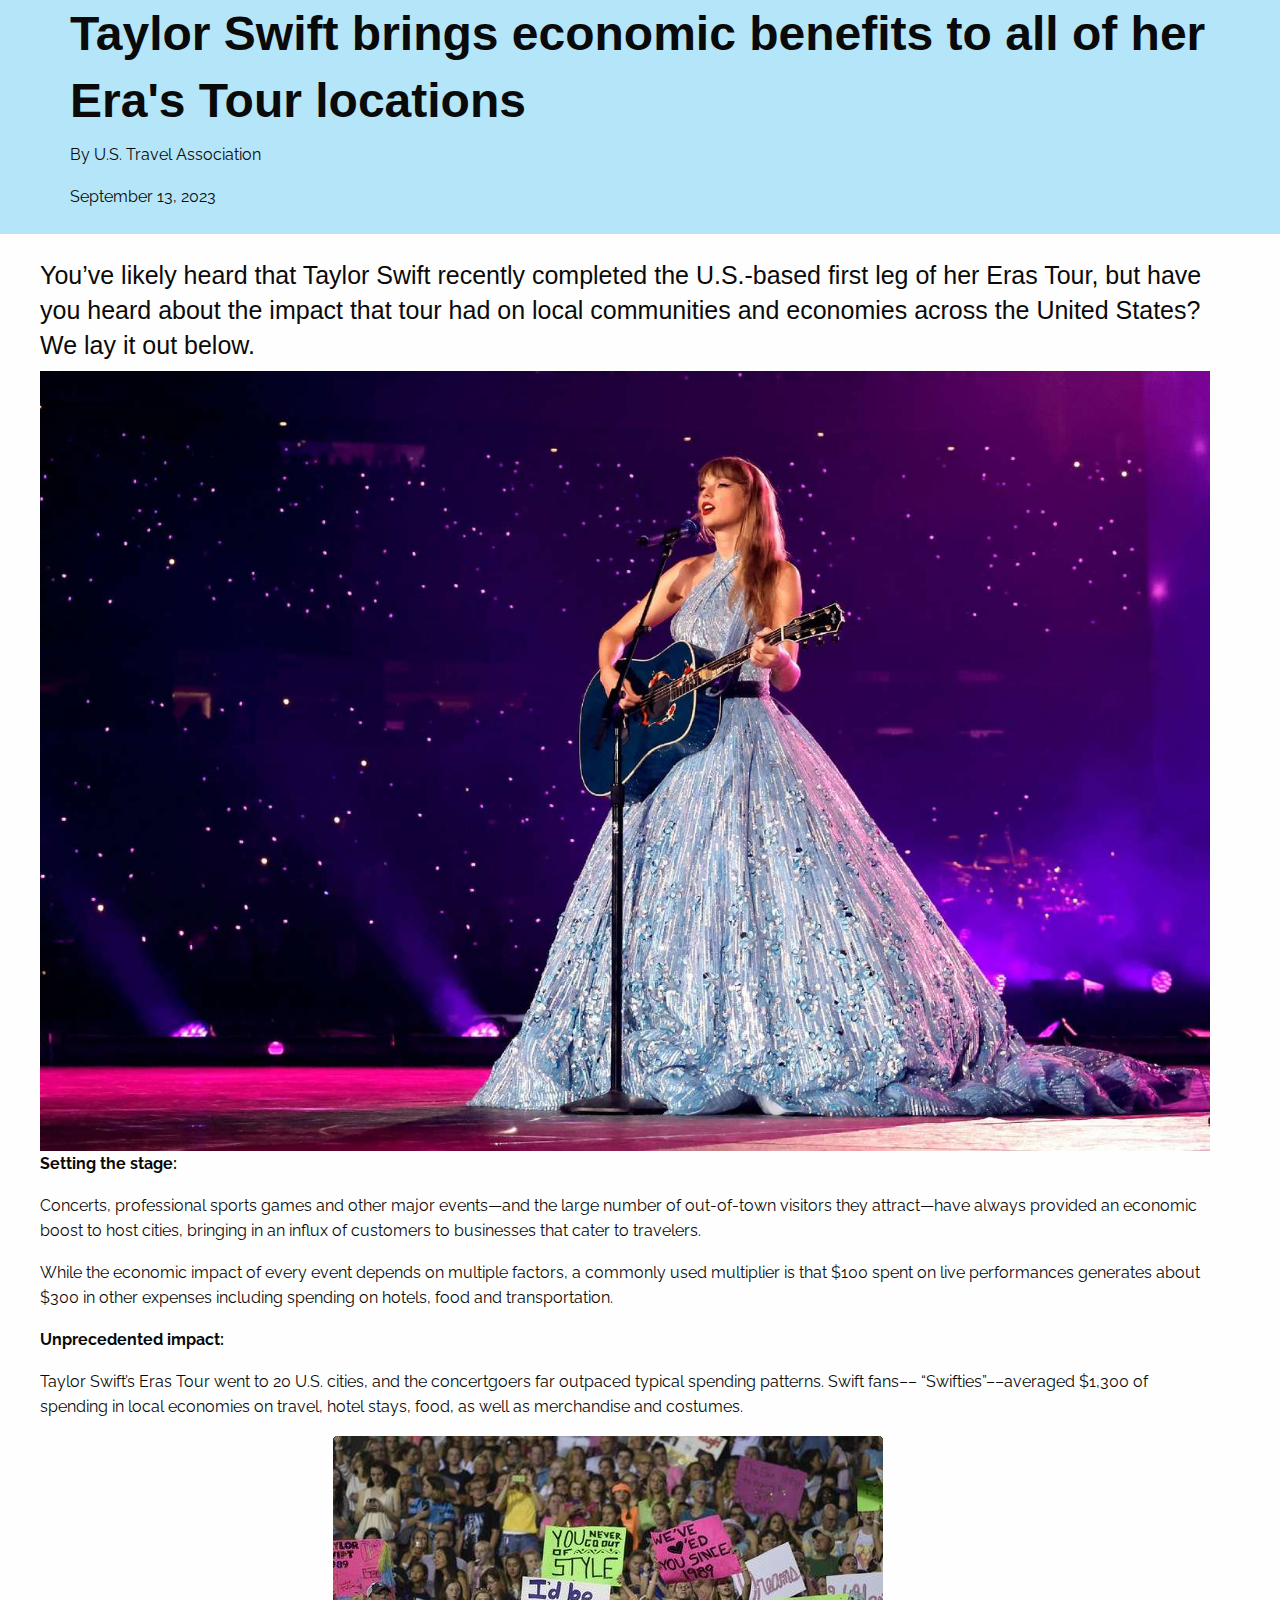
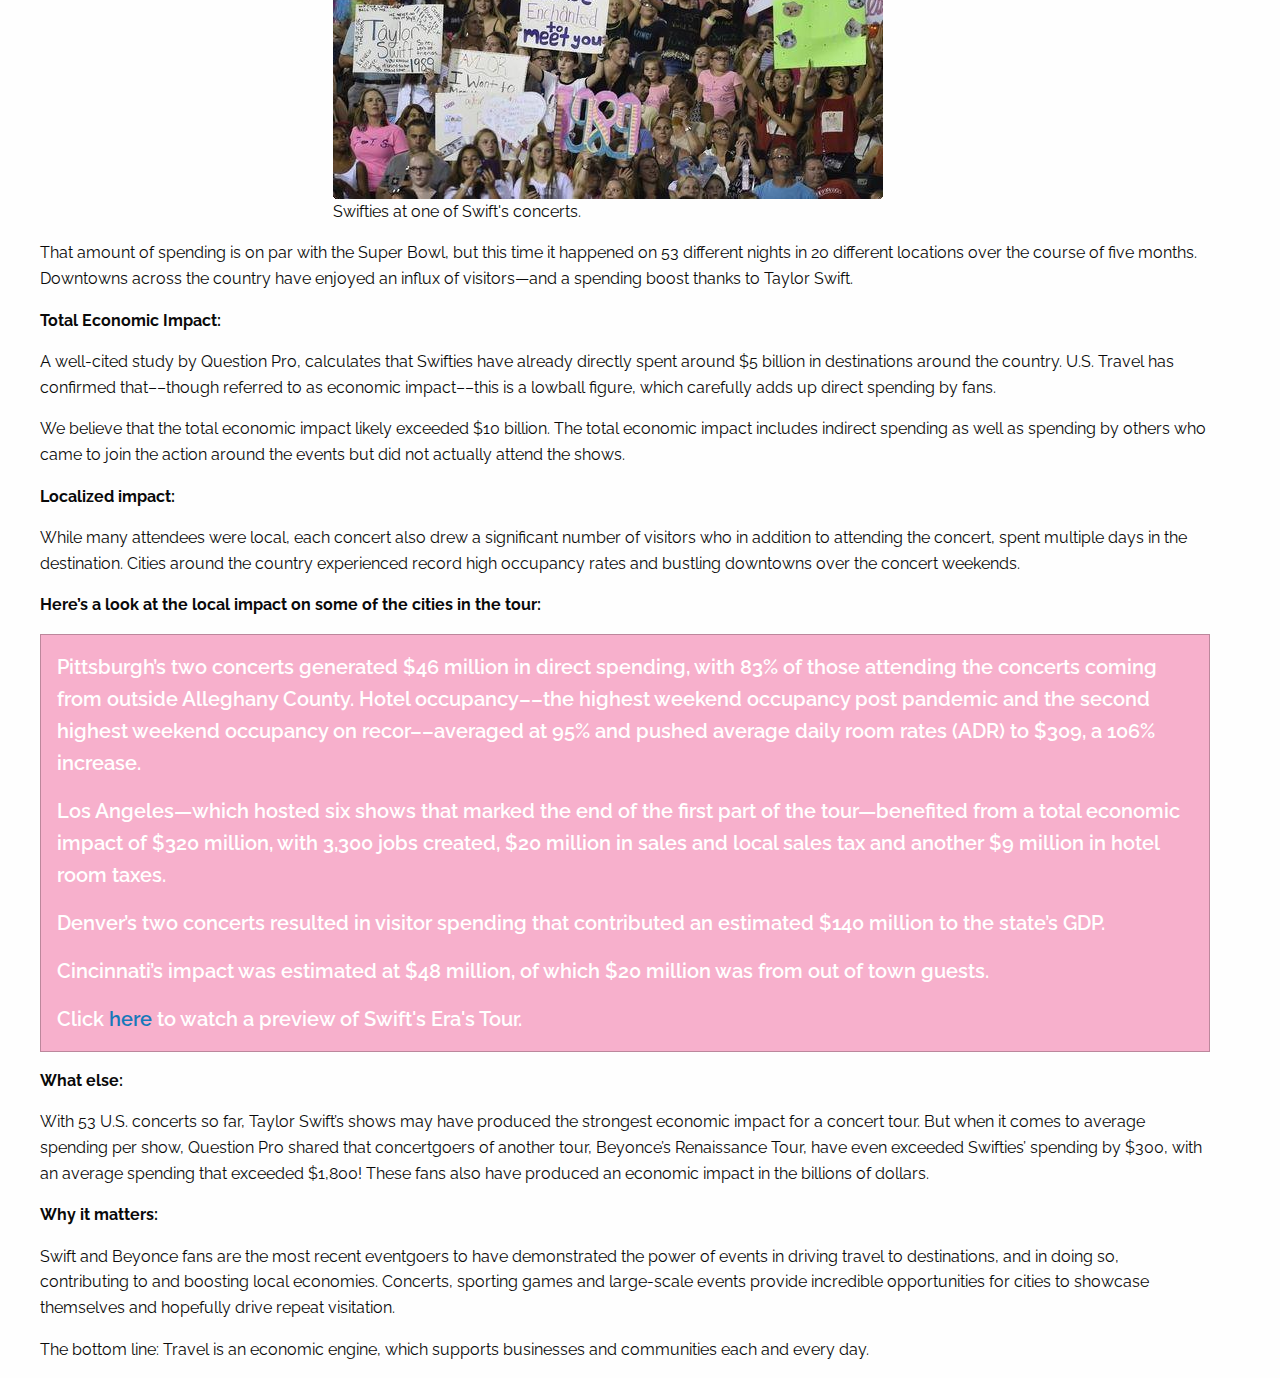
<file: MiraMidterm/index.html>
<!doctype html>
<html class="no-js" lang="en" dir="ltr">
<head>
<meta charset="utf-8">
<meta http-equiv="x-ua-compatible" content="ie=edge">
<meta name="viewport" content="width=device-width, initial-scale=1.0">
<title>Taylor Swift brings economic benefits to all of her Era's Tour locations</title>
<link rel="stylesheet" href="css/foundation.css">
<link rel="stylesheet" href="css/app.css">

<link rel="preconnect" href="https://fonts.googleapis.com">
<link rel="preconnect" href="https://fonts.gstatic.com" crossorigin>
<link href="https://fonts.googleapis.com/css2?family=Raleway:ital,wght@0,100..900;1,100..900&display=swap" rel="stylesheet">

</head>
<body>

<div class="grid-container-fluid Headline">
<div class="grid-container">
<div class="grid-x grid-padding-x grid-margin-x">
<div class="large-12 medium-12 small-12 cell">
<h1>Taylor Swift brings economic benefits to all of her Era's Tour locations</h1>
<p>By U.S. Travel Association</p>
<p>September 13, 2023</p>
</div>
</div>
</div>
</div>

<div class="grid-container">
<div class="grid-x grid-padding-x grid-margin-x">
<div class="large-12 medium-12 small-12"><br>


<h4>You’ve likely heard that Taylor Swift recently completed the U.S.-based
first leg of her Eras Tour, but have you heard about the impact that tour
had on local communities and economies across the United States? We lay it
out below.</h4>

<img src="images/tswift.jpg">


<p><strong>Setting the stage:</strong></p>
<p>Concerts, professional sports games and other major
events—and the large number of out-of-town visitors they attract—have
always provided an economic boost to host cities, bringing in an influx of
customers to businesses that cater to travelers.</p>

<p>While the economic impact of every event depends on multiple factors, a
commonly used multiplier is that $100 spent on live performances generates
about $300 in other expenses including spending on hotels, food and
transportation.</p>

<p><strong>Unprecedented impact:</strong></p>
<p>Taylor Swift’s Eras Tour went to 20 U.S. cities, and
the concertgoers far outpaced typical spending patterns. Swift fans––
“Swifties”––averaged $1,300 of spending in local economies on travel,
hotel stays, food, as well as merchandise and costumes.</p>

<div class="pic">
	<img src="images/swifties.jpeg" style="align: center">
	<p>Swifties at one of Swift's concerts.</p>
</div>
<p>That amount of spending is on par with the Super Bowl, but this time it
happened on 53 different nights in 20 different locations over the course
of five months. Downtowns across the country have enjoyed an influx of
visitors—and a spending boost thanks to Taylor Swift.</p>

<p><strong>Total Economic Impact:</strong></p>
<p>A well-cited study by Question Pro, calculates that
Swifties have already directly spent around $5 billion in destinations
around the country. U.S. Travel has confirmed that––though referred to as
economic impact––this is a lowball figure, which carefully adds up direct
spending by fans.</p>

<p>We believe that the total economic impact likely exceeded $10 billion. The
total economic impact includes indirect spending as well as spending by
others who came to join the action around the events but did not actually
attend the shows.</p>

<p><strong>Localized impact:</strong></p>
<p>While many attendees were local, each concert also drew
a significant number of visitors who in addition to attending the concert,
spent multiple days in the destination. Cities around the country
experienced record high occupancy rates and bustling downtowns over the
concert weekends.</p>

<p><strong>Here’s a look at the local impact on some of the cities in the tour:</strong></p>

<div class="callout Box">
<p>Pittsburgh’s two concerts generated $46 million in direct spending, with
	83% of those attending the concerts coming from outside Alleghany County.
	Hotel occupancy––the highest weekend occupancy post pandemic and the
	second highest weekend occupancy on recor––averaged at 95% and pushed
	average daily room rates (ADR) to $309, a 106% increase.</p>

	<p>Los Angeles—which hosted six shows that marked the end of the first part
	of the tour—benefited from a total economic impact of $320 million, with
	3,300 jobs created, $20 million in sales and local sales tax and another
	$9 million in hotel room taxes.</p>

	<p>Denver’s two concerts resulted in visitor spending that contributed an
	estimated $140 million to the state’s GDP.</p>

	<p>Cincinnati’s impact was estimated at $48 million, of which $20 million was
	from out of town guests.</p>

	<p>Click <a href="https://www.youtube.com/watch?v=KudedLV0tP0" target="_blank">here</a> to watch a preview of Swift's Era's Tour.</p>
</div>



<p><strong>What else:</strong></p>
<p>With 53 U.S. concerts so far, Taylor Swift’s shows may have
produced the strongest economic impact for a concert tour. But when it
comes to average spending per show, Question Pro shared that concertgoers
of another tour, Beyonce’s Renaissance Tour, have even exceeded Swifties’
spending by $300, with an average spending that exceeded $1,800! These
fans also have produced an economic impact in the billions of dollars.</p>

<p><strong>Why it matters:</strong></p>
<p>Swift and Beyonce fans are the most recent eventgoers to
have demonstrated the power of events in driving travel to destinations,
and in doing so, contributing to and boosting local economies. Concerts,
sporting games and large-scale events provide incredible opportunities for
cities to showcase themselves and hopefully drive repeat visitation.</p>

<p>The bottom line: Travel is an economic engine, which supports businesses
and communities each and every day.</p>
</div>

</div>
</div>


</div>


<script src="js/vendor/jquery.js"></script>
<script src="js/vendor/what-input.js"></script>
<script src="js/vendor/foundation.js"></script>
<script src="js/app.js"></script>
</body>
</html>
</file>
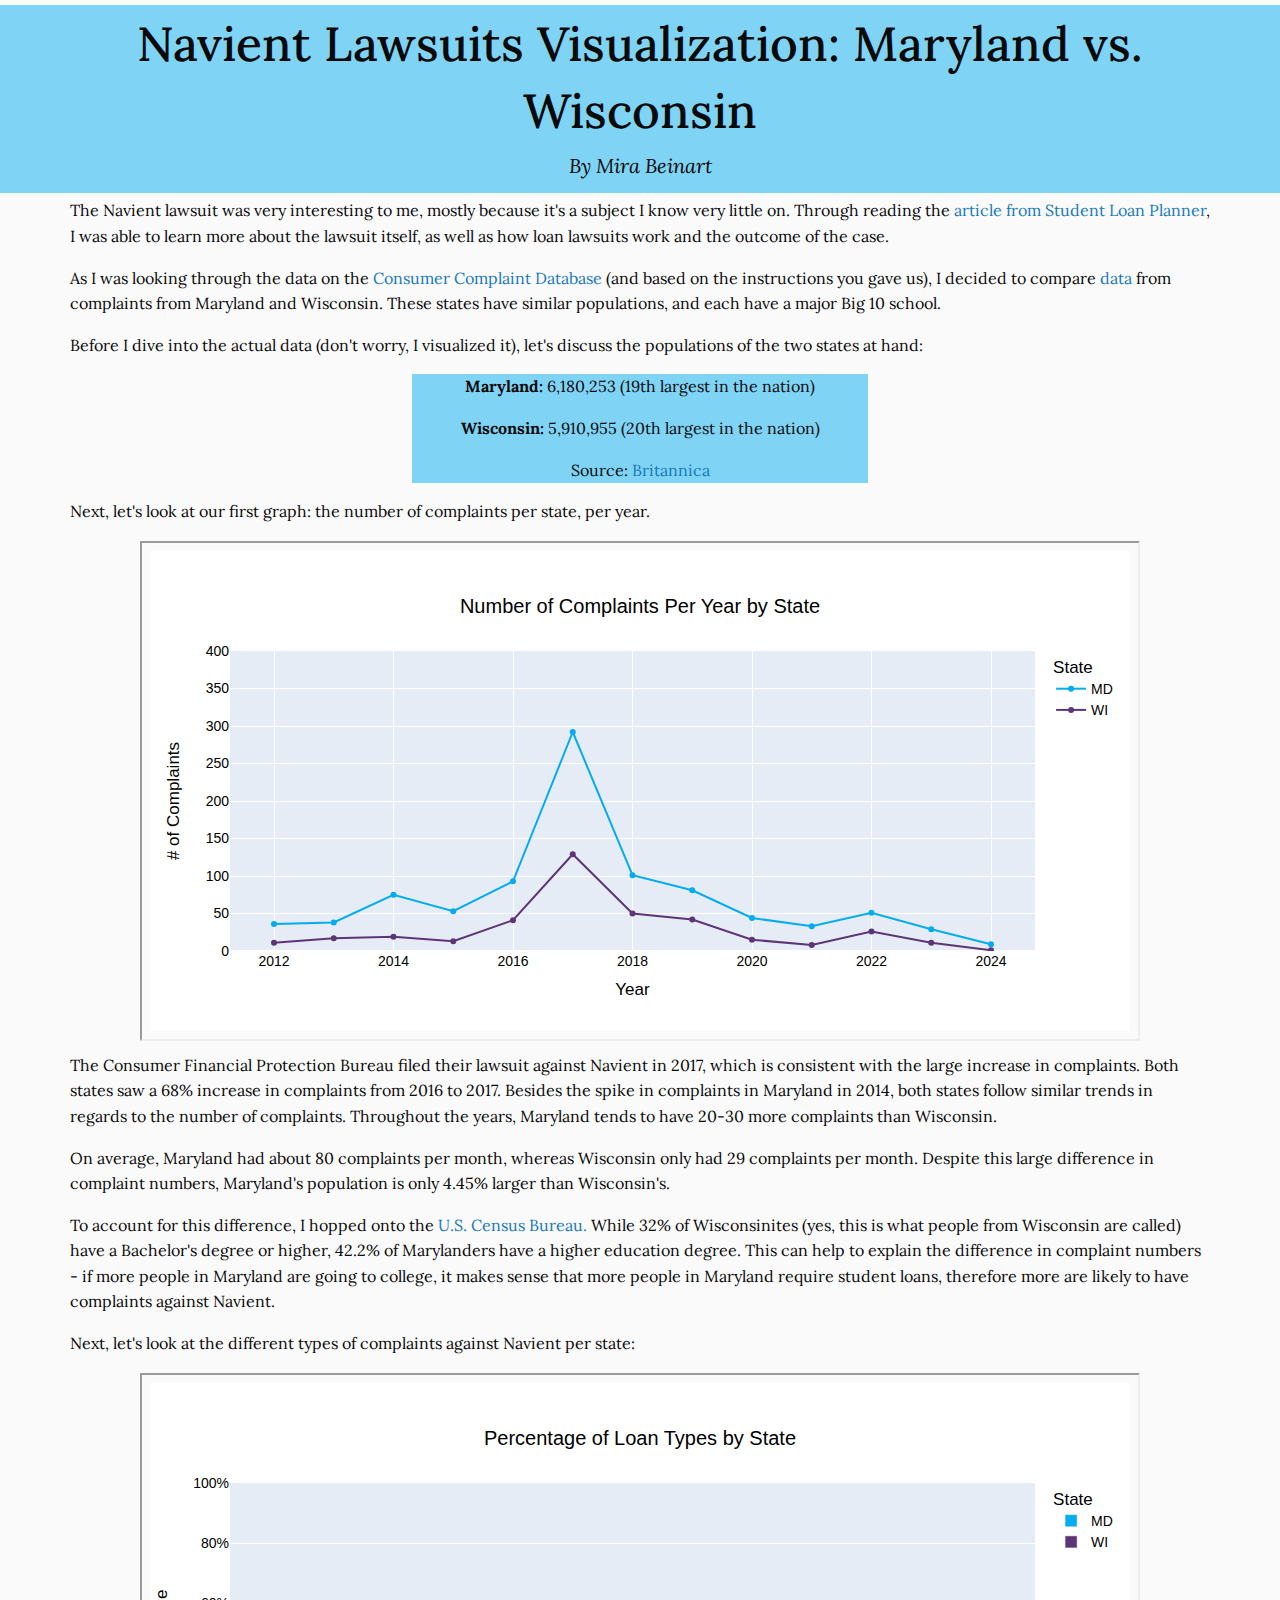
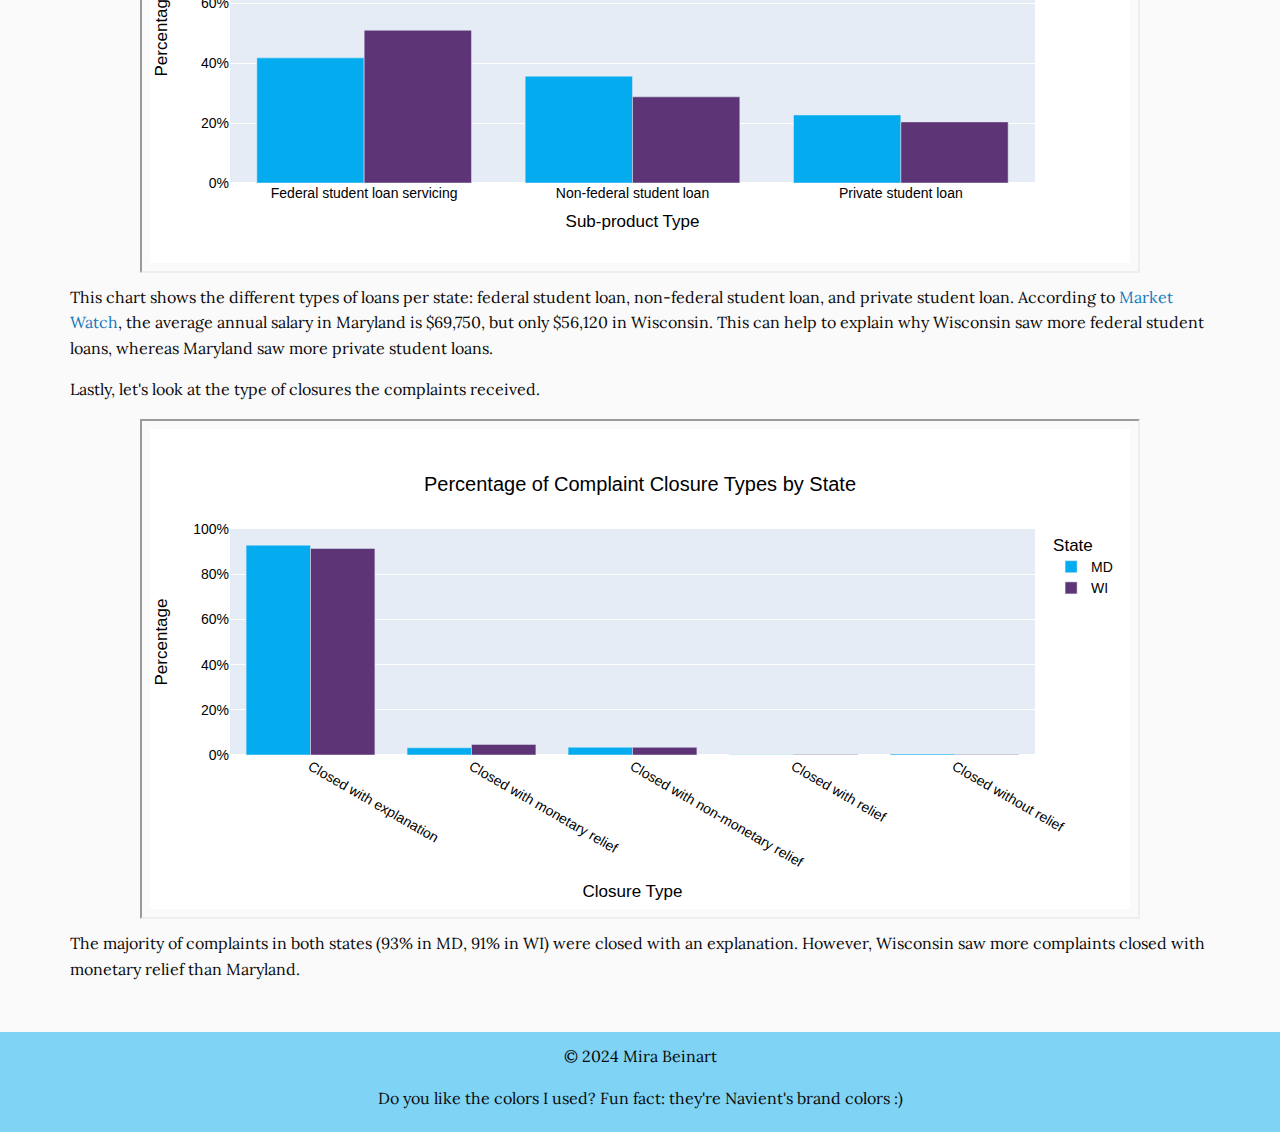
<file: NavientMira/index.html>
<!doctype html>
<html class="no-js" lang="en" dir="ltr">
<head>
<meta charset="utf-8">
<meta http-equiv="x-ua-compatible" content="ie=edge">
<meta name="viewport" content="width=device-width, initial-scale=1.0">
<title>Navient Lawsuits Visualization</title>
<link rel="stylesheet" href="css/foundation.css">
<link rel="stylesheet" href="css/app.css">
<link rel="preconnect" href="https://fonts.googleapis.com">
<link rel="preconnect" href="https://fonts.gstatic.com" crossorigin>
<link href="https://fonts.googleapis.com/css2?family=Lora:ital,wght@0,400..700;1,400..700&family=Roboto:ital,wght@0,100;0,300;0,400;0,500;0,700;0,900;1,100;1,300;1,400;1,500;1,700;1,900&display=swap" rel="stylesheet">
</head>
<body>
<div class="grid-container fluid Headerbox">
	<div class="large-12">
		<h1>Navient Lawsuits Visualization: Maryland vs. Wisconsin</h1>
			<h5>By Mira Beinart</h5>
	</div>
</div>
<div class="grid-container">
	<div class="grid-padding-x grid-margin-x">
		<div class="large-8 medium-6 small-12 cell">
			<p>The Navient lawsuit was very interesting to me, mostly because it's a subject I know very little on. Through reading the <a href="https://www.studentloanplanner.com/navient-lawsuit-updates/" target="_blank">article from Student Loan Planner</a>, I was able to learn more about the lawsuit itself, as well as how loan lawsuits work and the outcome of the case.</p>
			<p>As I was looking through the data on the <a href="https://www.consumerfinance.gov/data-research/consumer-complaints/" target="_blank">Consumer Complaint Database</a> (and based on the instructions you gave us), I decided to compare <a href="https://www.consumerfinance.gov/data-research/consumer-complaints/search/api/v1/?company=Navient%20Solutions%2C%20LLC.&date_received_max=2024-04-17&date_received_min=2011-12-01&field=all&format=csv&no_aggs=true&product=Student%20loan&size=1318&sort=created_date_desc&state=MD&state=WI" target="_blank">data</a> from complaints from Maryland and Wisconsin. These states have similar populations, and each have a major Big 10 school.</p>
			<p>Before I dive into the actual data (don't worry, I visualized it), let's discuss the populations of the two states at hand:</p>
				<div class=box>
					<p><strong>Maryland:</strong> 6,180,253 (19th largest in the nation)</p>
					<p><strong>Wisconsin:</strong> 5,910,955 (20th largest in the nation)</p>
					<p>Source: <a href="https://www.britannica.com/topic/largest-U-S-state-by-population" target="_blank">Britannica</a></p>
				</div>
			<p>Next, let's look at our first graph: the number of complaints per state, per year.</p>
			<div class=center>
				<iframe src="graphs/year.html" width="1000" height="500">
					<p>Graph is not working.</p>
				</iframe>
			</div>
			<p>The Consumer Financial Protection Bureau filed their lawsuit against Navient in 2017, which is consistent with the large increase in complaints. Both states saw a 68% increase in complaints from 2016 to 2017. Besides the spike in complaints in Maryland in 2014, both states follow similar trends in regards to the number of complaints. Throughout the years, Maryland tends to have 20-30 more complaints than Wisconsin.</p>
			<p>On average, Maryland had about 80 complaints per month, whereas Wisconsin only had 29 complaints per month. Despite this large difference in complaint numbers, Maryland's population is only 4.45% larger than Wisconsin's.</p>
			<p>To account for this difference, I hopped onto the <a href="https://www.census.gov/quickfacts/fact/table/MD,WI/EDU685222" target="_blank">U.S. Census Bureau.</a> While 32% of Wisconsinites (yes, this is what people from Wisconsin are called) have a Bachelor's degree or higher, 42.2% of Marylanders have a higher education degree. This can help to explain the difference in complaint numbers - if more people in Maryland are going to college, it makes sense that more people in Maryland require student loans, therefore more are likely to have complaints against Navient.</p>
			<p>Next, let's look at the different types of complaints against Navient per state:</p>
				<div class=center>
				<iframe src="graphs/type.html" width="1000" height="500">
					<p>Graph is not working.</p>
				</iframe>
				</div>
			<p>This chart shows the different types of loans per state: federal student loan, non-federal student loan, and private student loan. According to <a href="https://www.marketwatch.com/guides/business/average-salary-by-state/" target="_blank">Market Watch</a>, the average annual salary in Maryland is $69,750, but only $56,120 in Wisconsin. This can help to explain why Wisconsin saw more federal student loans, whereas Maryland saw more private student loans.</p>
			<p>Lastly, let's look at the type of closures the complaints received.</p>
				<div class=center>
				<iframe src="graphs/closure.html" width="1000" height="500">
					<p>Graph is not working.</p>
				</iframe>
				</div>
			<p>The majority of complaints in both states (93% in MD, 91% in WI) were closed with an explanation. However, Wisconsin saw more complaints closed with monetary relief than Maryland.</p>
			</div>
			</div>

		</div>

	</div>
</div>

<div class="grid-container fluid footerStyle">
		<div class="grid-x grid-padding-x">
			<div class="large-12 cell">
				<p>&copy; 2024 Mira Beinart</p>
				<p>Do you like the colors I used? Fun fact: they're Navient's brand colors :)</p>
			</div>
		</div>
	</div>

<script src="js/vendor/jquery.js"></script>
<script src="js/vendor/what-input.js"></script>
<script src="js/vendor/foundation.js"></script>
<script src="js/app.js"></script>
</body>
</html>
</file>
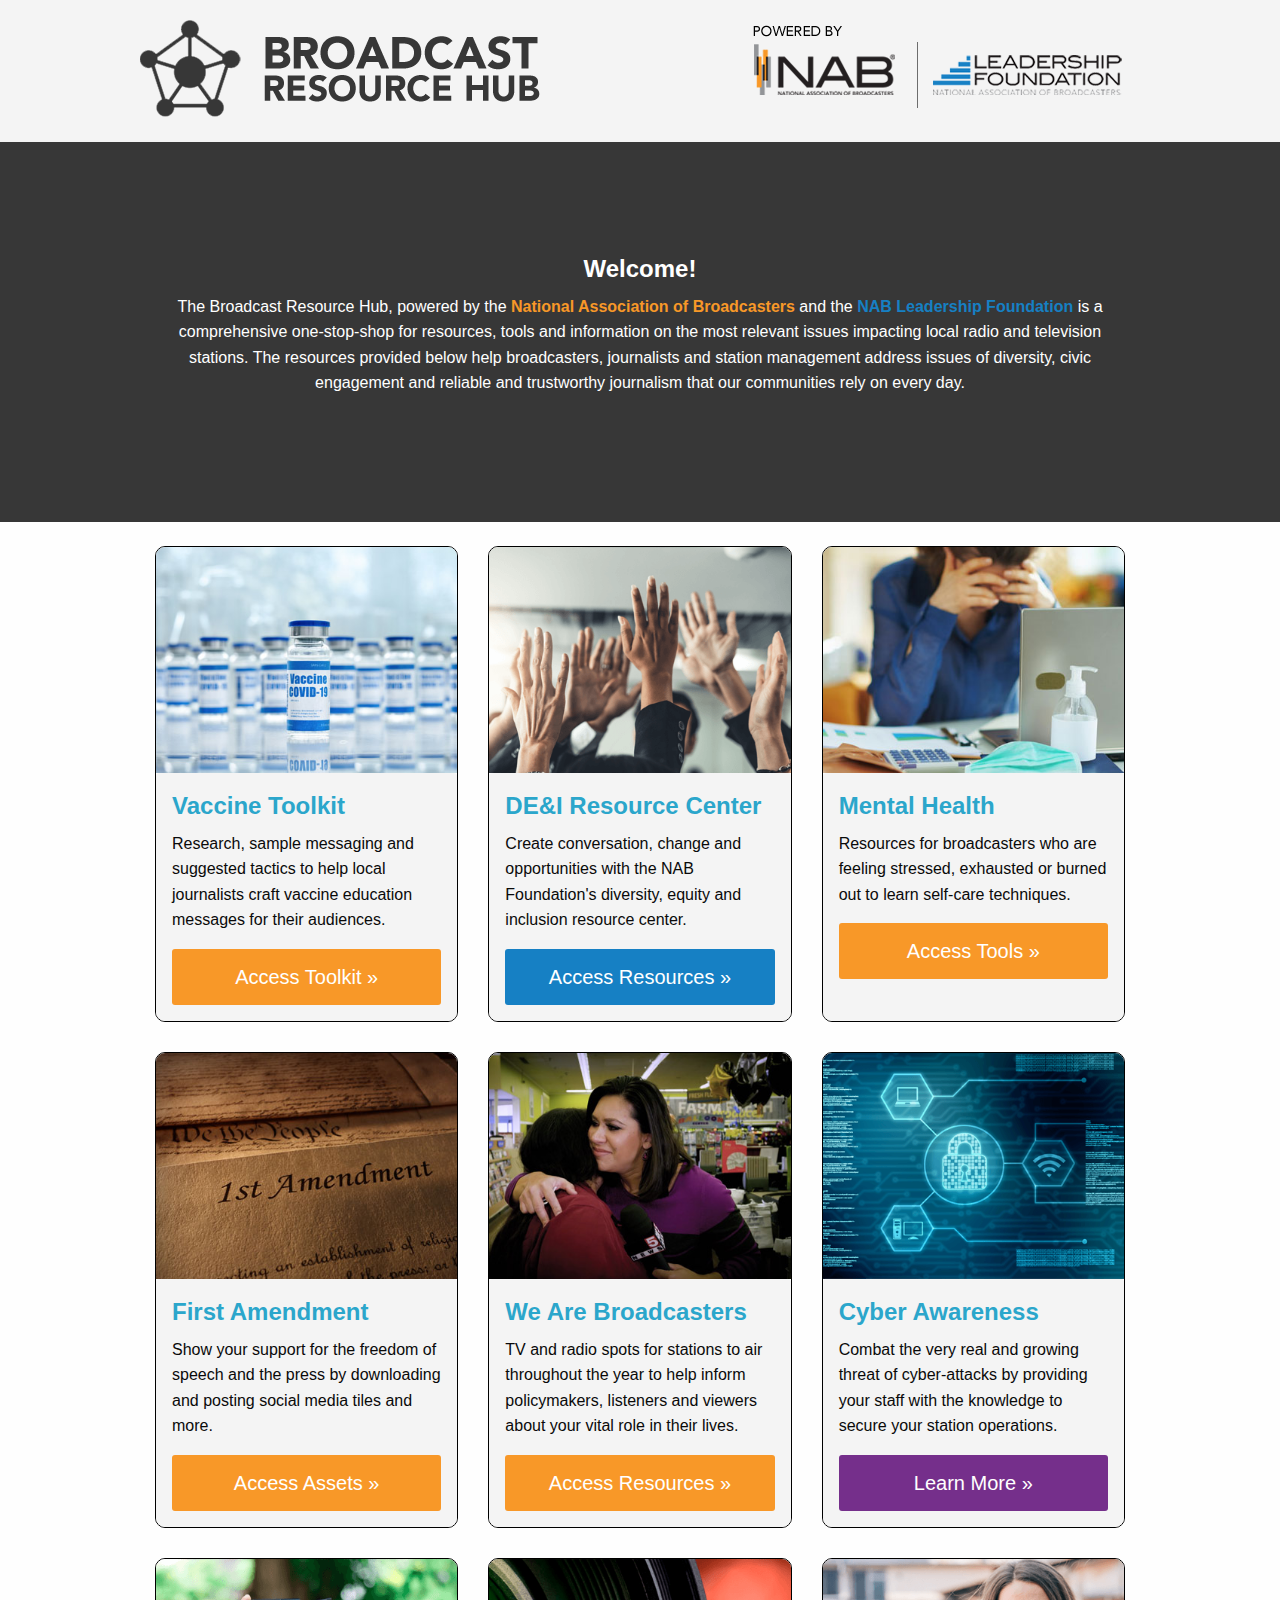
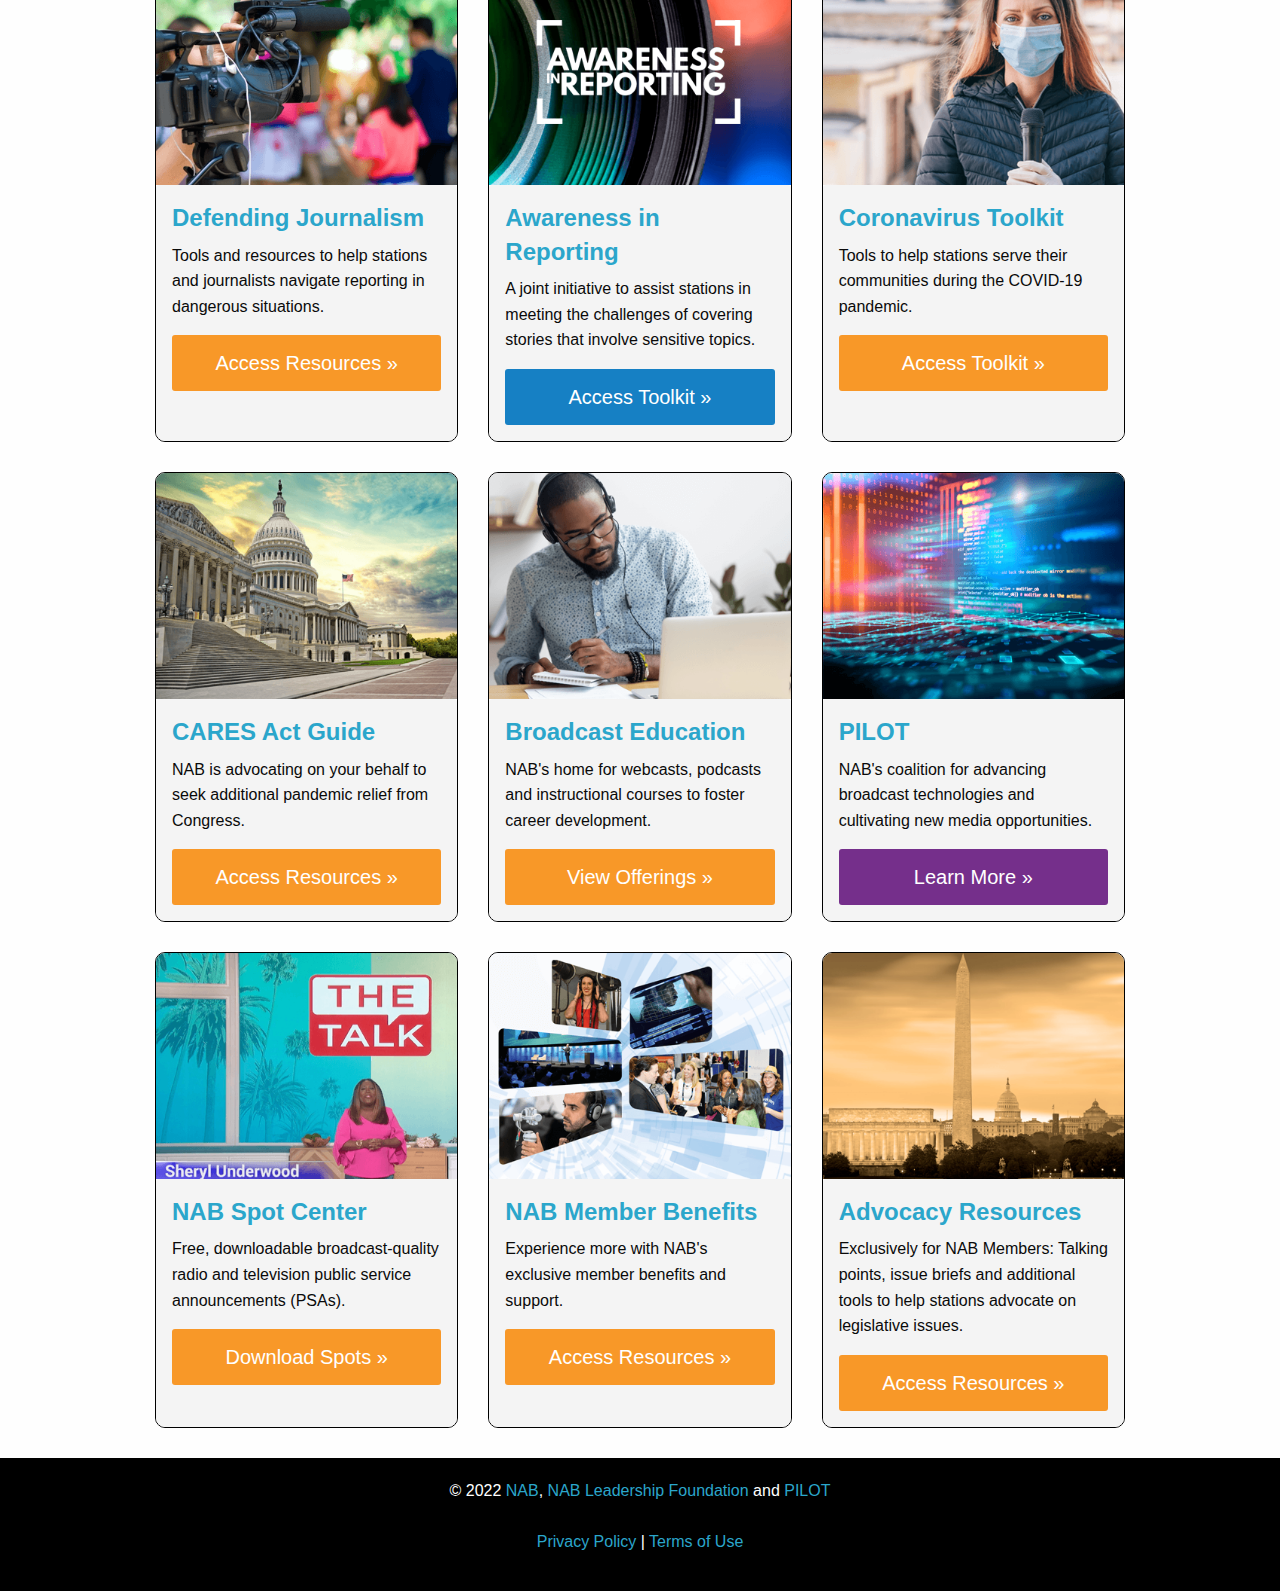
<file: DebugBRHMira/Broken/index.html>
<!doctype html>
<html class="no-js" lang="en" dir="ltr">
<head>
<meta charset="utf-8">
<meta http-equiv="x-ua-compatible" content="ie=edge">
<meta name="viewport" content="width=device-width, initial-scale=1.0">

<meta name="description" content="The Broadcast Resource Hub, powered by NAB and the NAB Leadership Foundation is a comprehensive one-stop-shop for resources, tools and information  on the most relevant issues impacting local radio and television stations. The resources provided below help broadcasters, journalists and station management address issues of diversity, civic engagement and reliable and trustworthy journalism that our communities rely on every day.">
<meta name="keywords" content="">
<meta name="author" content="NAB and NAB Leadership Foundation">

<!--TWITTER SUMMARY CARD-->
<meta name="twitter:card" content="summary_large_image">
<meta name="twitter:title" content="Broadcast Resource Hub">
 
<!--OPEN SOURCE CARD-->
<meta property="og:title" content="Broadcast Resource Hub">
<meta property="og:site_name" content="NAB and NAB Leadership Foundation">
<meta property="og:url" content="http://www.broadcastresourcehub.com">
<meta property="og:description" content="The Broadcast Resource Hub, powered by NAB and the NAB Leadership Foundation is a comprehensive one-stop-shop for resources, tools and information  on the most relevant issues impacting local radio and television stations. The resources provided below help broadcasters, journalists and station management address issues of diversity, civic engagement and reliable and trustworthy journalism that our communities rely on every day.">
<meta property="og:type" content="website">
<meta property="og:image" content="http://www.broadcastresourcehub.com/images/brh_og.png">


<title>Broadcast Resource Hub | Powered by NAB and NAB Foundation</title>
<link rel="stylesheet" href="css/foundation.css">
<link rel="stylesheet" href="css/app.css">


<!-- <link href="https://fonts.googleapis.com/css2?family=Nunito:wght@300;400&family=Roboto:wght@900&display=swap" rel="stylesheet">
-->

</head>
<body>

<!-- BRANDING BAR -->
<div class="grid-container-fluid brandingBar">
<div class="grid-container">
<div class="grid-x grid-padding-x">



<div class="large-6 brandingBarLeft">
<img src="images/brhLogo.png" alt="Broadcast Resource Hub" title="Broadcast Resource Hub">
</div>

<div class="large-6 brandingBarRight">
<img src="images/poweredBy.png" alt="Powered by NAB and NAB Foundation" title="Powered by NAB and NAB Foundation">
</div>
</div>
</div>
</div>


<!-- INTRO COPY -->
<div class="grid-container-fluid introBox">
<div class="grid-container">
<div class="grid-x grid-padding-x">
<div class="large-12 cell introBox">
<h1>Welcome!</h1>
<p>The Broadcast Resource Hub, powered by the <a href="https://www.nab.org" target="_blank" class="intronab"><strong>National Association of Broadcasters</strong></a> and the <a href="https://www.nabfoundation.org" target="_blank" class="intronablf"><strong>NAB Leadership Foundation</strong></a> is a comprehensive one-stop-shop for resources, tools and information  on the most relevant issues impacting local radio and television stations. The resources provided below help broadcasters, journalists and station management address issues of diversity, civic engagement and reliable and trustworthy journalism that our communities rely on every day.</p>
</div>
</div>
</div>
</div>
<br>

<!-- CARD CONTAINER -->
<div class="grid-container">
<div class="grid-x grid-padding-x grid-margin-y" data-equalizer data-equalize-by-row="true" data-equalize-on="medium" id="test-eq">

<!-- INDIVIDUAL CARDS -->

<div class="large-4 medium-6 small-12 cell">
<div class="basic-card">
<div class="basic-card-image grow">
<a href="https://www.nab.org/vaccine/" target="_blank"><img src="images/vaccine.jpg"></a></div>
<div class="basic-card-content content callout secondary" data-equalizer-watch>
<h2><a href="https://www.nab.org/vaccine" target="_blank">Vaccine Toolkit</a></h2>
<p>Research, sample messaging and suggested tactics to help local journalists craft vaccine education messages for their audiences.</p>

<a href="https://www.nab.org/vaccine" target="_blank" class="button nab expanded large">Access Toolkit &#187;</a>
</div>
</div>
</div>


<div class="large-4 medium-6 small-12 cell">
<div class="basic-card">
<div class="basic-card-image grow">
<a href="https://www.nabfoundation.org/diversity" target="_blank"><img src="images/diversity.png"></a></div>
<div class="basic-card-content content callout secondary" data-equalizer-watch>
<h2><a href="https://www.nabfoundation.org/diversity" target="_blank">DE&amp;I Resource Center</a></h2>
<p>Create conversation, change and opportunities with the NAB Foundation's diversity, equity and inclusion resource center.</p>

<a href="https://www.nabfoundation.org/diversity" target="_blank" class="button nablf expanded large">Access Resources &#187;</a>

</div>
</div>
</div>

<div class="large-4 medium-6 small-12 cell">
<div class="basic-card">
<div class="basic-card-image grow">
<a href="https://www.nab.org/journalistsmentalHealth/" target="_blank"><img src="images/mentalHealth.jpg"></a></div>
<div class="basic-card-content content callout secondary" data-equalizer-watch>
<h2><a href="https://www.nab.org/journalistsmentalHealth/" target="_blank">Mental Health</a></h2>
<p>Resources for broadcasters who are feeling stressed, exhausted or burned out to learn self-care techniques.</p>

<a href="https://www.nab.org/journalistsmentalHealth/" target="_blank" class="button nab expanded large">Access Tools &#187;</a>
</div>
</div>
</div>


<div class="large-4 medium-6 small-12 cell">
<div class="basic-card">
<div class="basic-card-image grow">
<a href="https://www.wearebroadcasters.com/firstAmendment/" target="_blank"><img src="images/firstAmendment.jpg"></a></div>
<div class="basic-card-content content callout secondary" data-equalizer-watch>
<h2><a href="https://www.wearebroadcasters.com/firstAmendment/" target="_blank">First Amendment</a></h2>
<p>Show your support for the freedom of speech and the press by downloading and posting social media tiles and more.</p>

<a href="https://www.wearebroadcasters.com/firstAmendment/" target="_blank" class="button nab expanded large">Access Assets &#187;</a>
</div>
</div>
</div>


<div class="large-4 medium-6 small-12 cell">
<div class="basic-card">
<div class="basic-card-image grow">
<a href="https://www.wearebroadcasters.com/resources/default.asp" target="_blank"><img src="images/wabSpots.jpg"></a></div>
<div class="basic-card-content content callout secondary" data-equalizer-watch>
<h2><a href="https://www.wearebroadcasters.com/resources/default.asp" target="_blank">We Are Broadcasters</a></h2>
<p>TV and radio spots for stations to air throughout the year to help inform policymakers, listeners and viewers about your vital role in their lives.</p>

<a href="https://www.wearebroadcasters.com/resources" target="_blank" class="button nab expanded large">Access Resources &#187;</a>

</div>
</div>
</div>

<div class="large-4 medium-6 small-12 cell">
<div class="basic-card">
<div class="basic-card-image grow">
<a href="https://nab.org/cybersecurity"><img src="images/cyber.png"></a></div>
<div class="basic-card-content content callout secondary" data-equalizer-watch>
<h2><a href="https://nab.org/cybersecurity">Cyber Awareness</a></h2>
<p>Combat the very real and growing threat of cyber-attacks by providing your staff with the knowledge to secure your station operations.</p>

<a href="https://nab.org/cybersecurity" class="button pilot expanded large">Learn More &#187;</a>

</div>
</div>
</div>

<div class="large-4 medium-6 small-12 cell">
<div class="basic-card">
<div class="basic-card-image grow">
<a href="https://www.nab.org/journalism" target="_blank"><img src="images/defendingJournalism.png"></a></div>
<div class="basic-card-content content callout secondary" data-equalizer-watch>
<h2><a href="https://www.nab.org/journalism" target="_blank">Defending Journalism</a></h2>
<p>Tools and resources to help stations and journalists navigate reporting in dangerous situations.</p>

<a href="https://www.nab.org/journalism" target="_blank" class="button nab expanded large">Access Resources &#187;</a>

</div>
</div>
</div>

<div class="large-4 medium-6 small-12 cell">
<div class="basic-card">
<div class="basic-card-image grow">
<a href="http://www.awarenessinreporting.org/" target="_blank"><img src="images/air.png"></a></div>
<div class="basic-card-content content callout secondary" data-equalizer-watch>
<h2><a href="http://www.awarenessinreporting.org/" target="_blank">Awareness in Reporting</a></h2>
<p>A joint initiative to assist stations in meeting the challenges of covering stories that involve sensitive topics.</p>

<a href="http://www.awarenessinreporting.org" target="_blank" class="button nablf expanded large">Access Toolkit &#187;</a>

</div>
</div>
</div>

<div class="large-4 medium-6 small-12 cell">
<div class="basic-card">
<div class="basic-card-image grow">
<a href="https://www.nab.org/coronavirus" target="_blank"><img src="images/coronavirus.png"></a></div>
<div class="basic-card-content content callout secondary" data-equalizer-watch>
<h2><a href="https://www.nab.org/coronavirus" target="_blank">Coronavirus Toolkit</a></h2>
<p>Tools to help stations serve their communities during the COVID-19 pandemic.</p>

<a href="https://www.nab.org/coronavirus" target="_blank" class="button nab expanded large">Access Toolkit &#187;</a>

</div>
</div>
</div>


<div class="large-4 medium-6 small-12 cell">
<div class="basic-card">
<div class="basic-card-image grow">
<a href="https://www.nab.org/stimulus" target="_blank"><img src="images/caresAct.png"></a></div>
<div class="basic-card-content content callout secondary" data-equalizer-watch>
<h2><a href="https://www.nab.org/stimulus" target="_blank">CARES Act Guide</a></h2>
<p>NAB is advocating on your behalf to seek additional pandemic relief from Congress.</p>

<a href="https://www.nab.org/stimulus" target="_blank" class="button nab expanded large">Access Resources &#187;</a>

</div>
</div>
</div>


<div class="large-4 medium-6 small-12 cell">
<div class="basic-card">
<div class="basic-card-image grow">
<a href="https://education.nab.org" target="_blank"><img src="images/broadcastEducation.png"></a></div>
<div class="basic-card-content content callout secondary" data-equalizer-watch>
<h2><a href="https://education.nab.org" target="_blank">Broadcast Education</a></h2>
<p>NAB's home for webcasts, podcasts and instructional courses to foster career development.</p>
<a href="https://education.nab.org" target="_blank" class="button nab expanded large">View Offerings &#187;</a>

</div>
</div>
</div>


<div class="large-4 medium-6 small-12 cell">
<div class="basic-card">
<div class="basic-card-image grow">
<a href="https://nabpilot.org/" target="_blank"><img src="images/pilot.png"></a></div>
<div class="basic-card-content content callout secondary" data-equalizer-watch>
<h2><a href="https://nabpilot.org/" target="_blank">PILOT</a></h2>
<p>NAB's coalition for advancing broadcast technologies and cultivating new media opportunities.</p>

<a href="https://nabpilot.org/" target="_blank" class="button pilot expanded large">Learn More &#187;</a>

</div>
</div>
</div>

<div class="large-4 medium-6 small-12 cell">
<div class="basic-card">
<div class="basic-card-image grow">
<a href="https://psa.nab.org/" target="_blank"><img src="images/spotCenter.png"></a></div>
<div class="basic-card-content content callout secondary" data-equalizer-watch>
<h2><a href="https://psa.nab.org/" target="_blank">NAB Spot Center</a></h2>
<p>Free, downloadable broadcast-quality radio and television public service announcements (PSAs).</p>

<a href="https://psa.nab.org/" target="_blank" class="button nab expanded large">Download Spots &#187;</a>

</div>
</div>
</div>

<div class="large-4 medium-16 small-2 cell">
<div class="basic-card">
<div class="basic-card-image grow">
<a href="https://www.nab.org/memberTools/default.asp" target="_blank"><img src="images/memberResources.png"></a></div>
<div class="basic-card-content content callout secondary" data-equalizer-watch>
<h2><a href="https://www.nab.org/memberTools/default.asp" target="_blank">NAB Member Benefits</a></h2>
<p>Experience more with NAB's exclusive member benefits and support.</p>

<a href="https://www.nab.org/memberTools/default.asp" target="_blank" class="button nab expanded large">Access Resources &#187;</a>

</div>
</div>
</div>


<div class="large-4 medium-6 small-12 cell">
<div class="basic-card">
<div class="basic-card-image grow">
<a href="https://www.nab.org/advocacy/resources.asp" target="_blank"><img src="images/advocacyResources.png"></a></div>
<div class="basic-card-content content callout secondary" data-equalizer-watch>
<h2><a href="https://members.nab.org/nabmembers/advocacy-resources/" target="_blank">Advocacy Resources</a></h2>
<p>Exclusively for NAB Members: Talking points, issue briefs and additional tools to help stations advocate on legislative issues.</p>

<a href="https://www.nab.org/memberTools/default.asp" target="_blank" class="button nab expanded large">Access Resources &#187;</a>

</div>
</div>
</div>



</div>
</div>



<div class="grid-container- fluid footerBar">
<div class="grid-container">
<div class="grid-x grid-padding-x">
<div class="large-12 cell">
<p>&copy; 2022 <a href="https://www.nab.org" target="_blank">NAB</a>, <a href="https://www.nabfoundation.org" target="_blank">NAB Leadership Foundation</a> and <a href="https://www.nabpilot.org" target="_blank">PILOT</a><br><br><a href="https://www.nab.org/about/privacy.asp" target="_blank">Privacy Policy</a> | <a href="https://www.nab.org/about/termsOfUse.asp" target="_blank">Terms of Use</a></p>
</div>
</div>
</div>
</div>



<script src="js/vendor/jquery.js"></script>
<script src="js/vendor/what-input.js"></script>
<script src="js/vendor/foundation.js"></script>
<script src="js/app.js"></script>
</body>
</html>
</file>
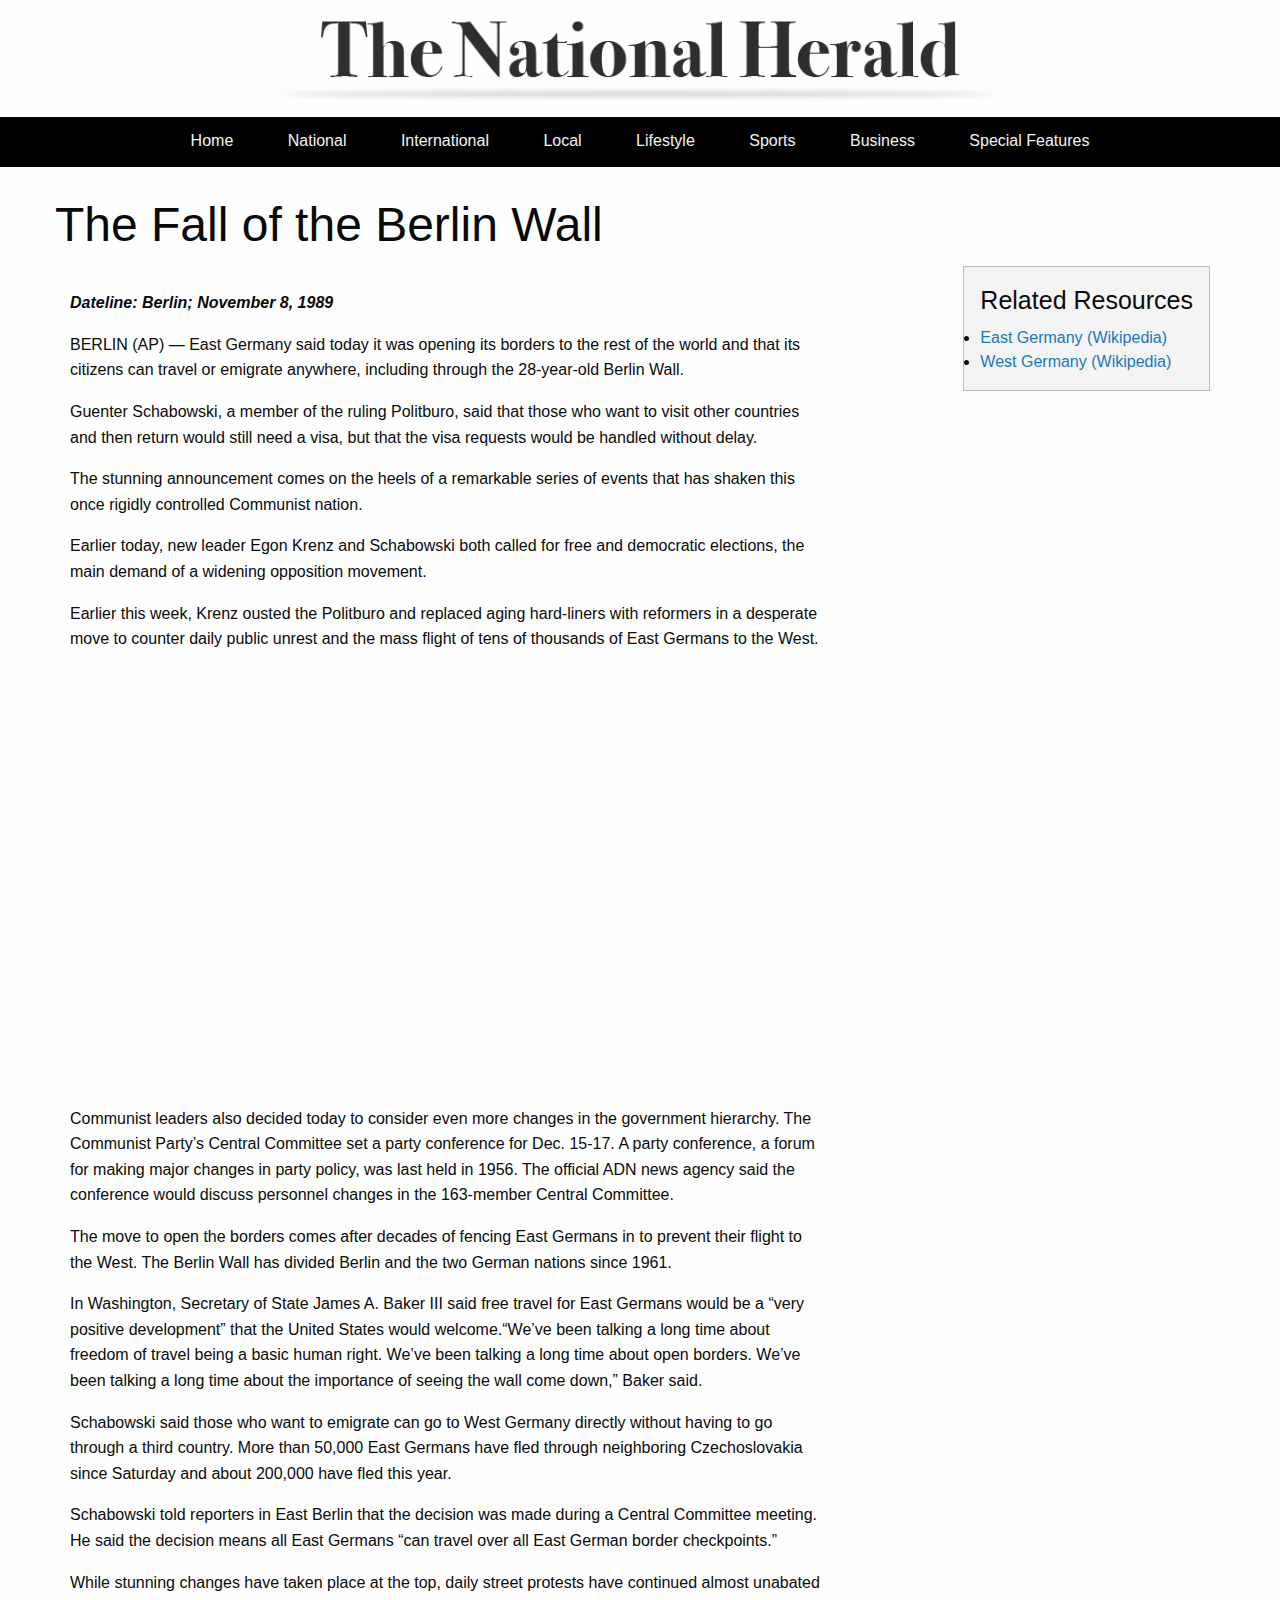
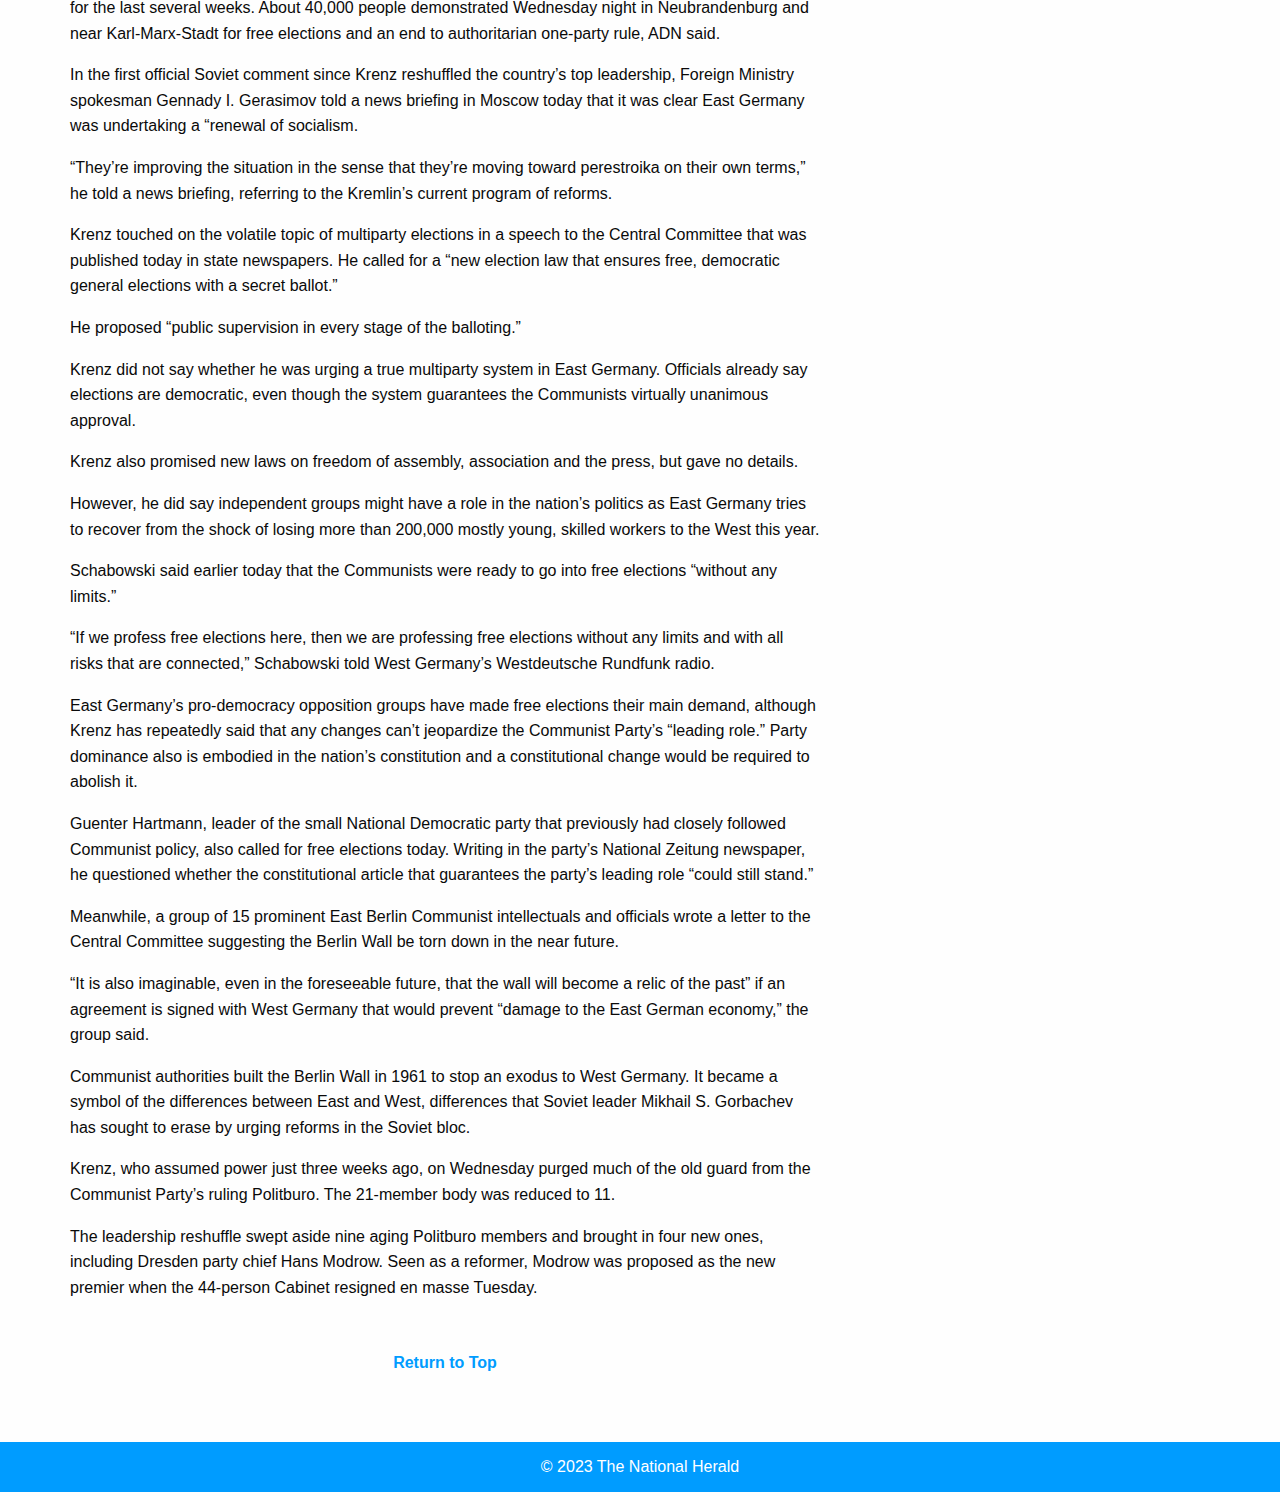
<file: BerlinMira/indexx.html>
<!doctype html>
<html class="no-js" lang="en" dir="ltr">
<head>
<meta charset="utf-8">
<meta http-equiv="x-ua-compatible" content="ie=edge">
<meta name="viewport" content="width=device-width, initial-scale=1.0">
<title>The Fall of the Berlin Wall | The National Herald</title>
<link rel="stylesheet" href="css/foundation.css">
<link rel="stylesheet" href="css/app.css">


<!-- FILL OUT META TAGS! -->
<meta name="description" content="Berlin Wall Falls, Makes History">
<meta name="author" content="The National Herald">

<!--TWITTER SUMMARY CARD-->
<meta name="twitter:card" content="summary_large_image">
<meta name="twitter:title" content="Headline Headline Headline">

<!--OPEN GRAPH CARD-->
<meta property="og:title" content="Headline Headline Headline">
<meta property="og:site_name" content="The National Herald">
<meta property="og:url" content="TBD">
<meta property="og:description" content="Lead Graph Goes Here.">
<meta property="og:type" content="website">
<meta property="og:image" content="TBD">

</head>
<body>

	<!-- RETURN TO TOP -->
	<a name="top"></a>
	<!-- END RETURN TO TOP -->

	<!-- SITE BRANDING -->
	<div class="grid-container">
		<div class="grid-x grid-padding-x">
			<div class="large-12 cell">
				<img src="images/tnh_branding.png">

			</div>
		</div>
	</div>
	<!-- END SITE BRANDING -->

	<!-- NAV BAR -->
	<div class="grid-container fluid navStyle">
		<div class="grid-x grid-padding-x">
			<div class="large-12 cell">
				<a href="#" class="navItem">Home</a>
				<a href="#" class="navItem">National</a>
				<a href="#" class="navItem">International</a>
				<a href="#" class="navItem">Local</a>
				<a href="#" class="navItem">Lifestyle</a>
				<a href="#" class="navItem">Sports</a>
				<a href="#" class="navItem">Business</a>
				<a href="#" class="navItem">Special Features</a>
			</div>
		</div>
	</div>
	<br>
	<!-- END NAV BAR -->

	<!-- BODY COPY -->
	<div class="grid-container grid-x grid-padding-x">
		<h1>The Fall of the Berlin Wall</h1>
		<div class="large-8 medium-8 small-12 cell">

			<br><p><em><strong>Dateline: Berlin; November 8, 1989</strong></em></p>

			<p>BERLIN (AP) — East Germany said today it was opening its borders to the rest of the world and that its citizens can travel or emigrate anywhere, including through the 28-year-old Berlin Wall.</p>

			<p>Guenter Schabowski, a member of the ruling Politburo, said that those who want to visit other countries and then return would still need a visa, but that the visa requests would be handled without delay.</p>

			<p>The stunning announcement comes on the heels of a remarkable series of events that has shaken this once rigidly controlled Communist nation.</p>

			<p>Earlier today, new leader Egon Krenz and Schabowski both called for free and democratic elections, the main demand of a widening opposition movement.</p>

			<p>Earlier this week, Krenz ousted the Politburo and replaced aging hard-liners with reformers in a desperate move to counter daily public unrest and the mass flight of tens of thousands of East Germans to the West.</p>

			<div class="responsive-embed widescreen">
				<iframe width="560" height="315" src="https://www.youtube.com/embed/RIUd5Cc3S6I?si=oMotuOKKI7f56dDO" title="YouTube video player" frameborder="0" allow="accelerometer; autoplay; clipboard-write; encrypted-media; gyroscope; picture-in-picture; web-share" referrerpolicy="strict-origin-when-cross-origin" allowfullscreen></iframe>
			</div>

			<p>Communist leaders also decided today to consider even more changes in the government hierarchy. The Communist Party’s Central Committee set a party conference for Dec. 15-17. A party conference, a forum for making major changes in party policy, was last held in 1956. The official ADN news agency said the conference would discuss personnel changes in the 163-member Central Committee.</p>

			<p>The move to open the borders comes after decades of fencing East Germans in to prevent their flight to the West. The Berlin Wall has divided Berlin and the two German nations since 1961.</p>

			<p>In Washington, Secretary of State James A. Baker III said free travel for East Germans would be a “very positive development” that the United States would welcome.“We’ve been talking a long time about freedom of travel being a basic human right. We’ve been talking a long time about open borders. We’ve been talking a long time about the importance of seeing the wall come down,” Baker said.</p>

			<p>Schabowski said those who want to emigrate can go to West Germany directly without having to go through a third country. More than 50,000 East Germans have fled through neighboring Czechoslovakia since Saturday and about 200,000 have fled this year.</p>

			<p>Schabowski told reporters in East Berlin that the decision was made during a Central Committee meeting. He said the decision means all East Germans “can travel over all East German border checkpoints.”</p>

			<p>While stunning changes have taken place at the top, daily street protests have continued almost unabated for the last several weeks. About 40,000 people demonstrated Wednesday night in Neubrandenburg and near Karl-Marx-Stadt for free elections and an end to authoritarian one-party rule, ADN said.</p>

			<p>In the first official Soviet comment since Krenz reshuffled the country’s top leadership, Foreign Ministry spokesman Gennady I. Gerasimov told a news briefing in Moscow today that it was clear East Germany was undertaking a “renewal of socialism.</p>

			<p>“They’re improving the situation in the sense that they’re moving toward perestroika on their own terms,” he told a news briefing, referring to the Kremlin’s current program of reforms.</p>

			<p>Krenz touched on the volatile topic of multiparty elections in a speech to the Central Committee that was published today in state newspapers. He called for a “new election law that ensures free, democratic general elections with a secret ballot.”</p>

			<p>He proposed “public supervision in every stage of the balloting.”</p>

			<p>Krenz did not say whether he was urging a true multiparty system in East Germany. Officials already say elections are democratic, even though the system guarantees the Communists virtually unanimous approval.</p>

			<p>Krenz also promised new laws on freedom of assembly, association and the press, but gave no details.</p>

			<p>However, he did say independent groups might have a role in the nation’s politics as East Germany tries to recover from the shock of losing more than 200,000 mostly young, skilled workers to the West this year.</p>

			<p>Schabowski said earlier today that the Communists were ready to go into free elections “without any limits.”</p>

			<p>“If we profess free elections here, then we are professing free elections without any limits and with all risks that are connected,” Schabowski told West Germany’s Westdeutsche Rundfunk radio.</p>

			<p>East Germany’s pro-democracy opposition groups have made free elections their main demand, although Krenz has repeatedly said that any changes can’t jeopardize the Communist Party’s “leading role.” Party dominance also is embodied in the nation’s constitution and a constitutional change would be required to abolish it.</p>

			<p>Guenter Hartmann, leader of the small National Democratic party that previously had closely followed Communist policy, also called for free elections today. Writing in the party’s National Zeitung newspaper, he questioned whether the constitutional article that guarantees the party’s leading role “could still stand.”</p>

			<p>Meanwhile, a group of 15 prominent East Berlin Communist intellectuals and officials wrote a letter to the Central Committee suggesting the Berlin Wall be torn down in the near future.</p>

			<p>“It is also imaginable, even in the foreseeable future, that the wall will become a relic of the past” if an agreement is signed with West Germany that would prevent “damage to the East German economy,” the group said.</p>

			<p>Communist authorities built the Berlin Wall in 1961 to stop an exodus to West Germany. It became a symbol of the differences between East and West, differences that Soviet leader Mikhail S. Gorbachev has sought to erase by urging reforms in the Soviet bloc.</p>

			<p>Krenz, who assumed power just three weeks ago, on Wednesday purged much of the old guard from the Communist Party’s ruling Politburo. The 21-member body was reduced to 11.</p>

			<p>The leadership reshuffle swept aside nine aging Politburo members and brought in four new ones, including Dresden party chief Hans Modrow. Seen as a reformer, Modrow was proposed as the new premier when the 44-person Cabinet resigned en masse Tuesday.</p>

			<p class="rtt"><a href="#top">Return to Top</a></p>

		</div>
		<div class="large-4 medium-4 small-12 cell">
			<div class="callout">
				<h4>Related Resources</h4>
				<li><a href="https://en.wikipedia.org/wiki/East_Germany">East Germany (Wikipedia)</a></li>
				<li><a href="https://en.wikipedia.org/wiki/West_Germany">West Germany (Wikipedia)</a></li>
			</div>
		</div>


	</div>
	<!-- END BODY COPY -->

	<!-- FOOTER BAR -->
	<!-- NAV BAR -->
	<div class="grid-container fluid footerStyle">
		<div class="grid-x grid-padding-x">
			<div class="large-12 cell">
				<p>&copy; 2023 The National Herald</p>
			</div>
		</div>
	</div>
	<!-- END NAV BAR -->

	<script src="js/vendor/jquery.js"></script>
	<script src="js/vendor/what-input.js"></script>
	<script src="js/vendor/foundation.js"></script>
	<script src="js/app.js"></script>
</body>
</html>
</file>
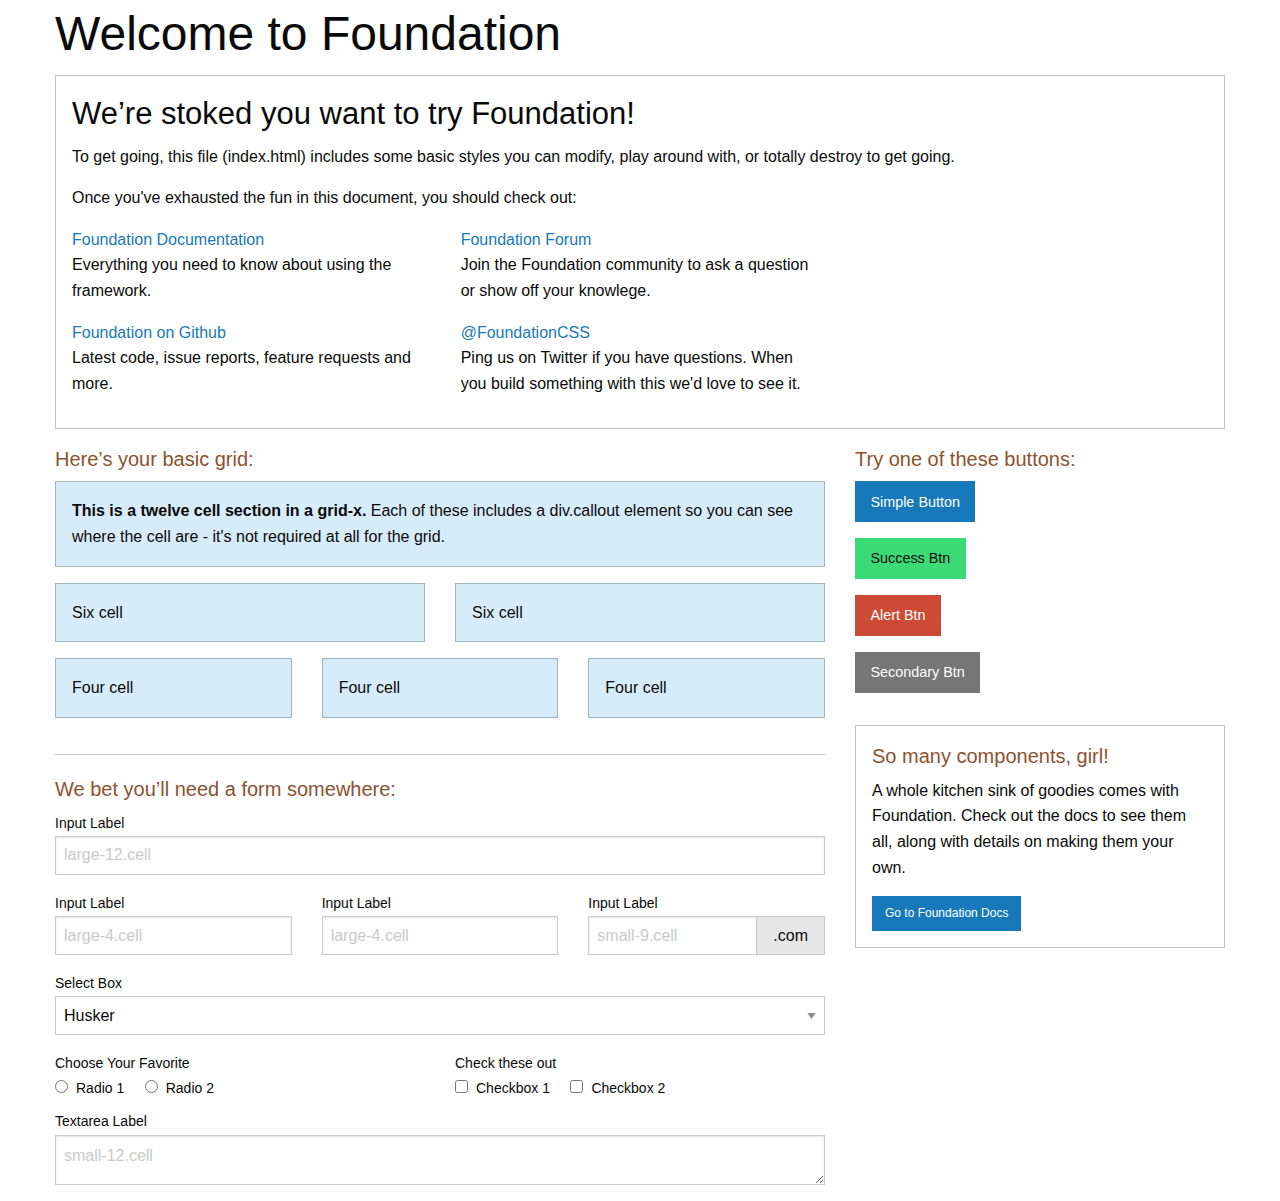
<file: FinalMira/index_use-for-reference-only.html>
<!doctype html>
<html class="no-js" lang="en" dir="ltr">
  <head>
    <meta charset="utf-8">
    <meta http-equiv="x-ua-compatible" content="ie=edge">
    <meta name="viewport" content="width=device-width, initial-scale=1.0">
    <title>Foundation for Sites</title>
    <link rel="stylesheet" href="css/foundation.css">
    <link rel="stylesheet" href="css/app.css">
  </head>
<body>

    <div class="grid-container">
      <div class="grid-x grid-padding-x">
        <div class="large-12 cell">
          <h1>Welcome to Foundation</h1>
        </div>
      </div>

      <div class="grid-x grid-padding-x">
        <div class="large-12 cell">
          <div class="callout">
            <h3>We&rsquo;re stoked you want to try Foundation! </h3>
            <p>To get going, this file (index.html) includes some basic styles you can modify, play around with, or totally destroy to get going.</p>
            <p>Once you've exhausted the fun in this document, you should check out:</p>
            <div class="grid-x grid-padding-x">
              <div class="large-4 medium-4 cell">
                <p><a href="https://get.foundation/sites/docs/">Foundation Documentation</a><br />Everything you need to know about using the framework.</p>
              </div>
              <div class="large-4 medium-4 cell">
                <p><a href="https://github.com/foundation/foundation-sites/discussions">Foundation Forum</a><br />Join the Foundation community to ask a question or show off your knowlege.</p>
              </div>
            </div>
            <div class="grid-x grid-padding-x">
              <div class="large-4 medium-4 medium-push-2 cell">
                <p><a href="https://github.com/foundation/foundation-sites">Foundation on Github</a><br />Latest code, issue reports, feature requests and more.</p>
              </div>
              <div class="large-4 medium-4 medium-pull-2 cell">
                <p><a href="https://twitter.com/FoundationCSS">@FoundationCSS</a><br />Ping us on Twitter if you have questions. When you build something with this we'd love to see it.</p>
              </div>
            </div>
          </div>
        </div>
      </div>

      <div class="grid-x grid-padding-x">
        <div class="large-8 medium-8 cell">
          <h5>Here&rsquo;s your basic grid:</h5>
          <!-- Grid Example -->

          <div class="grid-x grid-padding-x">
            <div class="large-12 cell">
              <div class="primary callout">
                <p><strong>This is a twelve cell section in a grid-x.</strong> Each of these includes a div.callout element so you can see where the cell are - it's not required at all for the grid.</p>
              </div>
            </div>
          </div>
          <div class="grid-x grid-padding-x">
            <div class="large-6 medium-6 cell">
              <div class="primary callout">
                <p>Six cell</p>
              </div>
            </div>
            <div class="large-6 medium-6 cell">
              <div class="primary callout">
                <p>Six cell</p>
              </div>
            </div>
          </div>
          <div class="grid-x grid-padding-x">
            <div class="large-4 medium-4 small-4 cell">
              <div class="primary callout">
                <p>Four cell</p>
              </div>
            </div>
            <div class="large-4 medium-4 small-4 cell">
              <div class="primary callout">
                <p>Four cell</p>
              </div>
            </div>
            <div class="large-4 medium-4 small-4 cell">
              <div class="primary callout">
                <p>Four cell</p>
              </div>
            </div>
          </div>

          <hr />

          <h5>We bet you&rsquo;ll need a form somewhere:</h5>
          <form>
            <div class="grid-x grid-padding-x">
              <div class="large-12 cell">
                <label>Input Label</label>
                <input type="text" placeholder="large-12.cell" />
              </div>
            </div>
            <div class="grid-x grid-padding-x">
              <div class="large-4 medium-4 cell">
                <label>Input Label</label>
                <input type="text" placeholder="large-4.cell" />
              </div>
              <div class="large-4 medium-4 cell">
                <label>Input Label</label>
                <input type="text" placeholder="large-4.cell" />
              </div>
              <div class="large-4 medium-4 cell">
                <div class="grid-x">
                  <label>Input Label</label>
                  <div class="input-group">
                    <input type="text" placeholder="small-9.cell" class="input-group-field" />
                    <span class="input-group-label">.com</span>
                  </div>
                </div>
              </div>
            </div>
            <div class="grid-x grid-padding-x">
              <div class="large-12 cell">
                <label>Select Box</label>
                <select>
                  <option value="husker">Husker</option>
                  <option value="starbuck">Starbuck</option>
                  <option value="hotdog">Hot Dog</option>
                  <option value="apollo">Apollo</option>
                </select>
              </div>
            </div>
            <div class="grid-x grid-padding-x">
              <div class="large-6 medium-6 cell">
                <label>Choose Your Favorite</label>
                <input type="radio" name="pokemon" value="Red" id="pokemonRed"><label for="pokemonRed">Radio 1</label>
                <input type="radio" name="pokemon" value="Blue" id="pokemonBlue"><label for="pokemonBlue">Radio 2</label>
              </div>
              <div class="large-6 medium-6 cell">
                <label>Check these out</label>
                <input id="checkbox1" type="checkbox"><label for="checkbox1">Checkbox 1</label>
                <input id="checkbox2" type="checkbox"><label for="checkbox2">Checkbox 2</label>
              </div>
            </div>
            <div class="grid-x grid-padding-x">
              <div class="large-12 cell">
                <label>Textarea Label</label>
                <textarea placeholder="small-12.cell"></textarea>
              </div>
            </div>
          </form>
        </div>

        <div class="large-4 medium-4 cell">
          <h5>Try one of these buttons:</h5>
          <p><a href="#" class="button">Simple Button</a><br/>
            <a href="#" class="success button">Success Btn</a><br/>
            <a href="#" class="alert button">Alert Btn</a><br/>
            <a href="#" class="secondary button">Secondary Btn</a></p>
          <div class="callout">
            <h5>So many components, girl!</h5>
            <p>A whole kitchen sink of goodies comes with Foundation. Check out the docs to see them all, along with details on making them your own.</p>
            <a href="https://get.foundation/sites/docs/" class="small button">Go to Foundation Docs</a>
          </div>
        </div>
      </div>
    </div>


    <script src="js/vendor/jquery.js"></script>
    <script src="js/vendor/what-input.js"></script>
    <script src="js/vendor/foundation.js"></script>
    <script src="js/app.js"></script>
  </body>
</html>
</file>
<file: AFTPMira/css/style.css>
body {
  background-color:#f4f4f4;
  font-family: "Poppins";
}

.headerbox {
  background-color: #e9cb20;
  padding: 20px;
}

.maintext {
width: 90%;
}

.sidebar {
  float: right;
  width: 400px;
  image-width: 100%;
  background-color: #666666;
  color: white;

}

h1 {
  font-family: "Poppins";
}

.poppins-medium {
  font-family: "Poppins", sans-serif;
  font-weight: 500;
  font-style: normal;
}

.poppins-extrabold {
  font-family: "Poppins", sans-serif;
  font-weight: 800;
  font-style: normal;
</file>
<file: Broken2Mira/css/app.css>
body {
 font-family: "Raleway", sans-serif;
  font-optical-sizing: auto;
  font-style: normal;
}

.topHeader {
background-color:#333333;
height: 20vh;
}

h1 {
	font-weight:900;
	color:#fff;
padding:80px 0 0 0;
}

.customCallout {
	background-color:#ff0000;
	font-size:1.25rem;
	color:#fff;
	font-weight:600;

}

.related {
	background-color:#ff0000;
	color:#fff;
	font-weight:600;
	text-align:center;
}

.footer {
	text-align:center;
	color:#ffffff;
	background-color:#333333;
	font-weight:600;
}
</file>
<file: BrokenMirabutFixed/css/style.css>
.contentContainer {
	width:1200px;
	padding:0;
	margin-top:20px;
}

p {
font-family: serif;
font-size:1rem;
line-height:1.5rem;
}
a:link {color:#ff0000;
	text-decoration:none;
}

h1 {
font-family: 'Anton', sans-serif;
font-size:2.1rem;
}

h2 {
font-family: 'Anton', sans-serif;
font-size:1.5rem;
}


.subhead {
background-color:#f4f4f4;
}

.photoRight {
float:right;
border:solid 1px #999;
padding:3px;
margin:20px 0 20px 20px;
font-size:.75rem;
}

.footerStyle {
text-align:center;
background-color:#000;
padding:10px;
color:#fff;
}

.citation {
	border:solid 1px #000;
	padding:10px;
	border-radius:10px;
}
</file>
<file: Juxtapose/css/style.css>
body {
  background-color:#ffffff;
}




.imbue-<uniquifier> {
  font-family: "Imbue", serif;
  font-optical-sizing: auto;
  font-weight: <weight>;
  font-style: normal;
}

// <uniquifier>: Use a unique and descriptive class name
// <weight>: Use a value from 300 to 700

.comfortaa-<uniquifier> {
  font-family: "Comfortaa", sans-serif;
  font-optical-sizing: auto;
  font-weight: <weight>;
  font-style: normal;
}


.title {
  font-family: imbue;
}

.text {
  font-family: comfortaa;
}
</file>
<file: MiraBFanSite/css/style.css>
/* this is a css comment*/

body {
  background-color: #f9f9f9;
  font-family: 'Playfair Display', serif;
  text-align: center;
}

h1 {
 font-family: 'Playfair Display', serif;
 font-style: italic;
 color: #241773;
}
p {
  font-family: 'Playfair Display', serif;
}

.headerbox {
  background-color: #9E7C0C;
  padding: 20px 0 20px 0;
  text-align: center;
  margin: 20px 300px 25px 300px;
}

.leftcolumn {
  float: left;
  background-color: #241773;
  text-emphasis-color: white;
  padding: 20px 20px 10px 20px;
  margin: 5px 20px 20px 20px;
}

.rightcolumn {
  float: right;
  background-color: #241773 ;
  padding: 20px 20px 10px 20px;
  margin: 5px 20px 20px 5px;
}

.middlecolumn {
  background-color: #9E7C0C;
  padding: 30px 20px 20px 20px;
  margin: 5px 400px 20px 400px;
}



.infotext {
  color: white;
}
</file>
<file: MiraMidterm/css/app.css>
body {
 font-family: "Raleway", sans-serif;
  font-optical-sizing: auto;
  font-style: normal;
}

.Headline {
background-color:#B5E5F8;
height: 26vh;
}

h1 {
	font-weight:900;
}

.Box {
	background-color:#F7B0CC;
	font-size:1.25rem;
	color:#fff;
	font-weight:600;

}

.related {
	background-color:#ff0000;
	color:#fff;
	font-weight:600;
	text-align:center;
}

.footer {
	text-align:center;
	color:#ffffff;
	background-color:#333333;
	font-weight:600;
}

.pic {
	margin: auto;
	padding: auto;
	display: block;
	width: 50%;
}
</file>
<file: NavientMira/css/app.css>
body {
  background-color: #fafafa;
}
h1 {
  font-family: "Lora", serif;
  font-optical-sizing: auto;
  font-weight: 500;
  font-style: normal;
  text-align: center;
}

h5 {
  text-align: center;
  font-family: "Lora", serif;
  font-optical-sizing: auto;
  font-weight: 300;
  font-style: italic;
}

p {
  font-family: "Lora", serif;
  font-optical-sizing: auto;
  font-weight: <weight>;
  font-style: normal;
}

.center {
  margin: 5px;
  text-align: center;
}

.box {
  text-align: center;
  float: center;
  margin: auto;
  background-color: rgb(4, 172, 239, 50%);
  text-color: white;
  width: 40%;

}

.Headerbox {
  background-color: rgb(4, 172, 239, 50%);
  padding: 5px;
  margin: 5px;
}

.footerStyle {
  background-color: rgb(4, 172, 239, 50%);
  padding: 12px;
  height: 100px;
  text-align: center;
  margin-top: 50px;

}
// <uniquifier>: Use a unique and descriptive class name
// <weight>: Use a value from 400 to 700

.lora-<uniquifier> {
  font-family: "Lora", serif;
  font-optical-sizing: auto;
  font-weight: <weight>;
  font-style: normal;
}

.roboto-thin {
  font-family: "Roboto", sans-serif;
  font-weight: 100;
  font-style: normal;
}

.roboto-light {
  font-family: "Roboto", sans-serif;
  font-weight: 300;
  font-style: normal;
}

.roboto-regular {
  font-family: "Roboto", sans-serif;
  font-weight: 400;
  font-style: normal;
}

.roboto-medium {
  font-family: "Roboto", sans-serif;
  font-weight: 500;
  font-style: normal;
}

.roboto-bold {
  font-family: "Roboto", sans-serif;
  font-weight: 700;
  font-style: normal;
}

.roboto-black {
  font-family: "Roboto", sans-serif;
  font-weight: 900;
  font-style: normal;
}

.roboto-thin-italic {
  font-family: "Roboto", sans-serif;
  font-weight: 100;
  font-style: italic;
}

.roboto-light-italic {
  font-family: "Roboto", sans-serif;
  font-weight: 300;
  font-style: italic;
}

.roboto-regular-italic {
  font-family: "Roboto", sans-serif;
  font-weight: 400;
  font-style: italic;
}

.roboto-medium-italic {
  font-family: "Roboto", sans-serif;
  font-weight: 500;
  font-style: italic;
}

.roboto-bold-italic {
  font-family: "Roboto", sans-serif;
  font-weight: 700;
  font-style: italic;
}

.roboto-black-italic {
  font-family: "Roboto", sans-serif;
  font-weight: 900;
  font-style: italic;
}
</file>
<file: DebugBRHMira/Broken/css/app.css>
body {
	font-family: 'Nunito', sans-serif;
}

/* BRANDING BAR STYLES */
.brandingBar {
background-color:#f4f4f4;
}
.brandingBarLeft {
text-align:left;
}
.brandingBarRight {
text-align:right;
}


/* FOOTER BAR STYLES */
.footerBar {
background-color:#000;
color:#fff;
padding:20px;
text-align:center;
margin:30px 0 0 0;
}
a.footerBar {
  color:#00aca1;
}
a.footerBar:hover {
  color:#666;
}


/* INTRO CONTAINER */
.introBox {
background-color:#373737;
color:#fff;
text-align:center;
padding:55px 0 55px 0;
}

a.intronab {
color: #f89828;
}
a.intronab:hover {
color: #00aca1;
}
a.intronablf {
color: #1680c4;
}
a.intronablf:hover {
color: #00aca1;
}


/* TYPOGRAPHY */
h1 {
  font-family: 'Roboto', sans-serif; font-size:1.5rem; font-weight:900;
}
h2 {
	font-family: 'Roboto', sans-serif; font-size:1.5rem; font-weight:900;
}
h3 {
	font-family: 'Roboto', sans-serif;
}
h4 {
	font-family: 'Roboto', sans-serif; font-weight:900;
}


/* INDIVIDUAL CARDS */

.basic-card {
  display: -webkit-flex;
  display: -ms-flexbox;
  display: flex;
  -webkit-flex-direction: column;
      -ms-flex-direction: column;
          flex-direction: column;
  margin-bottom: 1rem;
  border: 1px solid #000;
  border-radius: 10px;
  box-shadow: none;
  overflow: hidden;
  color: #0a0a0a;
  display: -ms-grid;
  display: grid;
  -ms-grid-columns: 1fr;
      grid-template-columns: 1fr;
  -ms-grid-rows: 1fr 1fr 1fr;
      grid-template-rows: 1fr 1fr 1fr;
  margin: 0 auto;
  width: 100%;

}

.basic-card > :last-child {
  margin-bottom: 0;
}

.basic-card-image {
  grid-row-end: 4;
  -ms-grid-row: 1;
      grid-row-start: 1;
}

.basic-card-image img {
  width: 100%;
}

.basic-card-content {
  border: 0;
  grid-row-start: 3 / 4;
  margin: 0;
  overflow: scroll;
}
  .callout.secondary {
    background-color: #f4f4f4;
    color: #0a0a0a; }

.grow img{
transition: 1s ease;
}

.grow img:hover{
-webkit-transform: scale(1.2);
-ms-transform: scale(1.2);
transform: scale(1.2);
transition: 1s ease;
}

/* BUTTONS */

  .button.nab, .button.nab.disabled, .button.nab[disabled], .button.nab.disabled:hover, .button.nab[disabled]:hover, .button.nab.disabled:focus, .button.nab[disabled]:focus {
    background-color: #f89828;
    color: #fff; }
  .button.nab:hover, .button.nab:focus {
    background-color: #373737;
    color: #fff; }

  .button.nablf, .button.nablf.disabled, .button.nablf[disabled], .button.nablf.disabled:hover, .button.nablf[disabled]:hover, .button.nablf.disabled:focus, .button.nablf[disabled]:focus {
    background-color: #1680c4;
    color: #fff; }
  .button.nablf:hover, .button.nablf:focus {
    background-color: #373737;
    color: #fff; }

  .button.pilot, .button.pilot.disabled, .button.pilot[disabled], .button.pilot.disabled:hover, .button.pilot[disabled]:hover, .button.pilot.disabled:focus, .button.pilot[disabled]:focus {
    background-color: #752f8b;
    color: #fff; }
  .button.pilot:hover, .button.pilot:focus {
    background-color: #373737;
    color: #fff; }
</file>
<file: BerlinMira/css/app.css>
/* GLOBAL ARTICLE STYLES */

body {
}

h1 {

}

p {
}

.callout {
	background-color: #f4f4f4;
	float: right;
}


.navStyle {
	background-color: #000;
	color: #fff;
	height: 50px;
	padding: 12px;
	text-align: center;
}
.navStyle a {
	color: #f4f4f4;
	text-decoration: none;
}
.navStyle a:hover {
	color: #009cff;
}
.navItem {
	margin: 0 25px 0 25px;
}
.bodyCopy {
	padding: 50px 0 0 0;
}
.footerStyle {
	background-color: #009cff;
	color: #fff;
	padding: 12px;
	height: 50px;
	text-align: center;
	margin-top: 50px;
}
.rtt {
	text-align: center;
	margin-top: 50px;
}
.rtt a {
	color: #009cff;
	text-decoration: none;
	font-weight: bold;
}
.rtt a:hover {
	color: #09639c;
}
</file>
<file: FinalMira/css/app.css>
.Headerbox {
	background-color: #401201;
	color: #EBF1F2;
	text-align: center;
	margin: 0 0 10px 0;
	padding: 5px 20px 5px 20px;
	margin: 0 0 20px 0;
}

.Image {
	width: 70%;
	margin: auto;
}

.StoryPic {
	width: 50%;
	margin: auto;
}

/* The CSS for the wouldbe pullquote lol
blockquote {
    margin: 0;
}

.pquote {
    float: left;
    width: 200px;
    background: url(images/openquote.gif) top left no-repeat;
    color: #030;
    font-size: 26px;
    line-height: 0.9;
    font-style: italic;
    padding: 13px;
}


.pquote p:first-letter {
    font-size: 39px;
    font-weight: bold;
}
*/
figcaption {
	font-family: "Outfit", sans-serif;
  	font-optical-sizing: auto;
  	font-weight: 100;
  	font-style: normal;
}
h1 {
	font-family: "Outfit", sans-serif;
  	font-optical-sizing: auto;
 	font-weight: 400;
}

h4 {
	font-family: "Outfit", sans-serif;
  	font-optical-sizing: auto;
  	font-weight: 200;
  	font-style: normal;
}

h5 {
	font-family: "Outfit", sans-serif;
  	font-optical-sizing: auto;
  	font-weight: 500;
  	font-style: normal;
  	color: #8C5230;
}

p {
	font-family: "Outfit", sans-serif;
  	font-optical-sizing: auto;
  	font-weight: 400;
  	font-style: normal;
}

ol {
	font-family: "Outfit", sans-serif;
  	font-optical-sizing: auto;
  	font-weight: 400;
  	font-style: normal;
}
li::marker {
  color: #8C5230;
}
ul {
	font-family: "Outfit", sans-serif;
  	font-optical-sizing: auto;
  	font-weight: 400;
  	font-style: normal;
}
.Chart {
	border-style: solid;
	border-color: #401201;
	border-width: 2px;
	border-radius: 5px;
	padding: 10px 50px 10px 50px;
	margin: auto;
}
.Footer {
	color: #401201;
	text-align: center;
	padding: 0px;
	margin: 0px;
}
.CoffeeCard {
	border-style: solid;
	border-color: #401201;
	border-width: 2px;
	border-radius: 5px;
	padding: 10px 10px 0 10px;
	height: 550px;
	margin: 10px;
}








// <uniquifier>: Use a unique and descriptive class name
// <weight>: Use a value from 400 to 800

.eb-garamond-<uniquifier> {
  font-family: "EB Garamond", serif;
  font-optical-sizing: auto;
  font-weight: <weight>;
  font-style: normal;
}

// <uniquifier>: Use a unique and descriptive class name
// <weight>: Use a value from 100 to 900

.outfit-<uniquifier> {
  font-family: "Outfit", sans-serif;
  font-optical-sizing: auto;
  font-weight: <weight>;
  font-style: normal;
}
</file>
